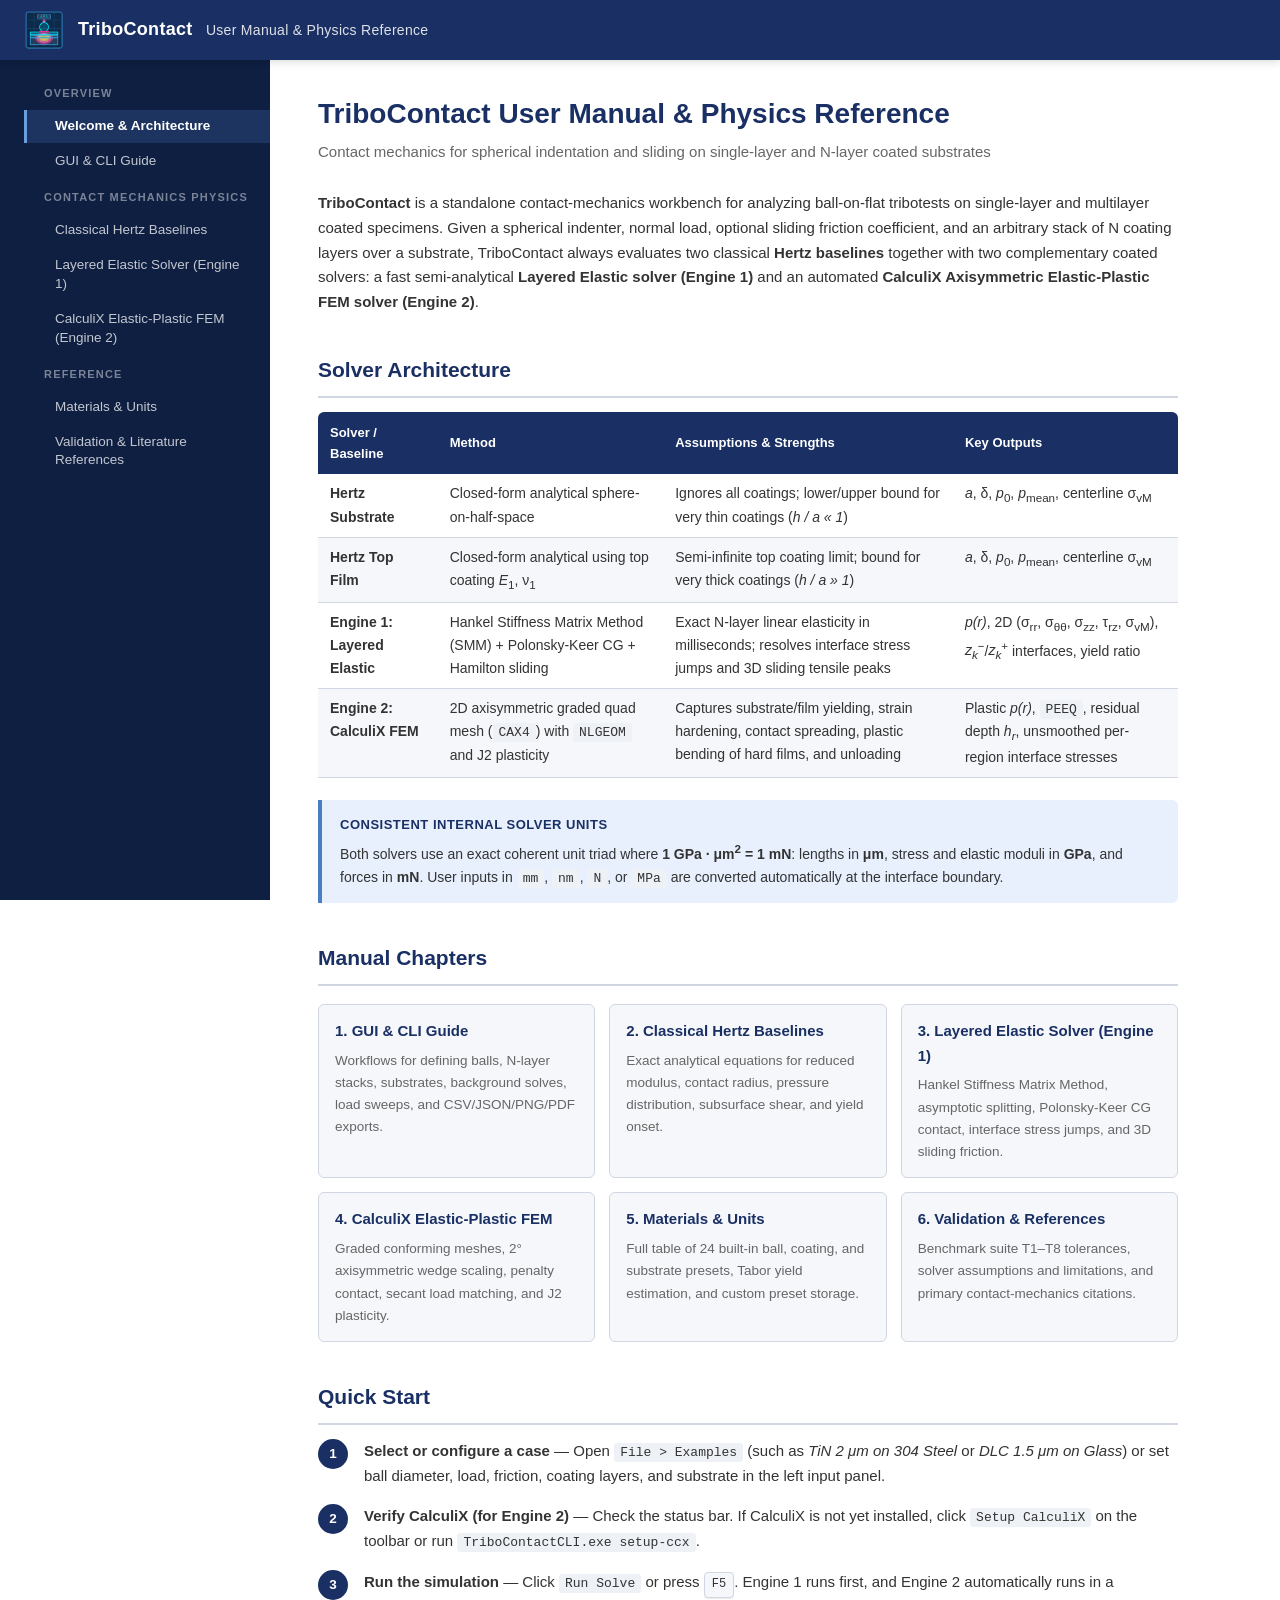
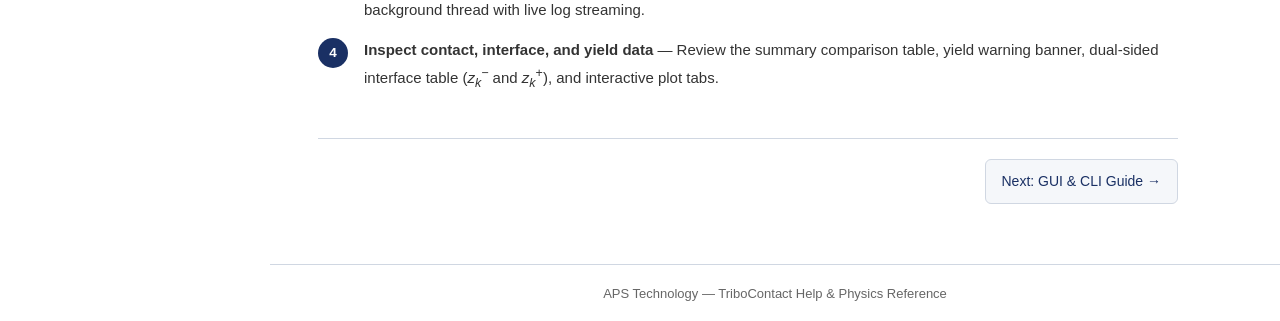
<file: Help/index.html>
<!DOCTYPE html>
<html lang="en">
<head>
  <meta charset="UTF-8">
  <meta name="viewport" content="width=device-width, initial-scale=1.0">
  <title>Welcome &mdash; TriboContact Manual &amp; Physics Reference</title>
  <link rel="stylesheet" href="css/style.css">
  <link rel="icon" href="images/logo.png" type="image/png">
</head>
<body>

<header class="site-header">
  <button class="menu-toggle" onclick="document.querySelector('.sidebar').classList.toggle('open')">&#9776;</button>
  <img src="images/logo.png" alt="APS Technology" class="logo">
  <div class="title">TriboContact <span>User Manual &amp; Physics Reference</span></div>
</header>

<aside class="sidebar">
  <nav>
    <ul>
      <li><span class="nav-section">Overview</span></li>
      <li><a href="index.html" class="active">Welcome &amp; Architecture</a></li>
      <li><a href="getting-started.html">GUI &amp; CLI Guide</a></li>
      <li><span class="nav-section">Contact Mechanics Physics</span></li>
      <li><a href="physics-hertz.html">Classical Hertz Baselines</a></li>
      <li><a href="physics-elastic-layered.html">Layered Elastic Solver (Engine 1)</a></li>
      <li><a href="physics-fem-plasticity.html">CalculiX Elastic-Plastic FEM (Engine 2)</a></li>
      <li><span class="nav-section">Reference</span></li>
      <li><a href="materials-and-units.html">Materials &amp; Units</a></li>
      <li><a href="verification-and-references.html">Validation &amp; Literature References</a></li>
    </ul>
  </nav>
</aside>

<main class="main-content">
  <div class="content-body">

    <h1>TriboContact User Manual &amp; Physics Reference</h1>
    <p class="page-subtitle">Contact mechanics for spherical indentation and sliding on single-layer and N-layer coated substrates</p>

    <p>
      <strong>TriboContact</strong> is a standalone contact-mechanics workbench for analyzing ball-on-flat
      tribotests on single-layer and multilayer coated specimens. Given a spherical indenter, normal load,
      optional sliding friction coefficient, and an arbitrary stack of N coating layers over a substrate,
      TriboContact always evaluates two classical <strong>Hertz baselines</strong> together with two
      complementary coated solvers: a fast semi-analytical <strong>Layered Elastic solver (Engine 1)</strong>
      and an automated <strong>CalculiX Axisymmetric Elastic-Plastic FEM solver (Engine 2)</strong>.
    </p>

    <h2>Solver Architecture</h2>

    <table>
      <thead>
        <tr>
          <th>Solver / Baseline</th>
          <th>Method</th>
          <th>Assumptions &amp; Strengths</th>
          <th>Key Outputs</th>
        </tr>
      </thead>
      <tbody>
        <tr>
          <td><strong>Hertz Substrate</strong></td>
          <td>Closed-form analytical sphere-on-half-space</td>
          <td>Ignores all coatings; lower/upper bound for very thin coatings (<em>h / a &laquo; 1</em>)</td>
          <td><em>a</em>, &delta;, <em>p</em><sub>0</sub>, <em>p</em><sub>mean</sub>, centerline &sigma;<sub>vM</sub></td>
        </tr>
        <tr>
          <td><strong>Hertz Top Film</strong></td>
          <td>Closed-form analytical using top coating <em>E</em><sub>1</sub>, &nu;<sub>1</sub></td>
          <td>Semi-infinite top coating limit; bound for very thick coatings (<em>h / a &raquo; 1</em>)</td>
          <td><em>a</em>, &delta;, <em>p</em><sub>0</sub>, <em>p</em><sub>mean</sub>, centerline &sigma;<sub>vM</sub></td>
        </tr>
        <tr>
          <td><strong>Engine 1: Layered Elastic</strong></td>
          <td>Hankel Stiffness Matrix Method (SMM) + Polonsky-Keer CG + Hamilton sliding</td>
          <td>Exact N-layer linear elasticity in milliseconds; resolves interface stress jumps and 3D sliding tensile peaks</td>
          <td><em>p(r)</em>, 2D (&sigma;<sub>rr</sub>, &sigma;<sub>&theta;&theta;</sub>, &sigma;<sub>zz</sub>, &tau;<sub>rz</sub>, &sigma;<sub>vM</sub>), <em>z<sub>k</sub></em><sup>&minus;</sup>/<em>z<sub>k</sub></em><sup>+</sup> interfaces, yield ratio</td>
        </tr>
        <tr>
          <td><strong>Engine 2: CalculiX FEM</strong></td>
          <td>2D axisymmetric graded quad mesh (<code>CAX4</code>) with <code>NLGEOM</code> and J2 plasticity</td>
          <td>Captures substrate/film yielding, strain hardening, contact spreading, plastic bending of hard films, and unloading</td>
          <td>Plastic <em>p(r)</em>, <code>PEEQ</code>, residual depth <em>h<sub>r</sub></em>, unsmoothed per-region interface stresses</td>
        </tr>
      </tbody>
    </table>

    <div class="callout info">
      <div class="callout-title">Consistent Internal Solver Units</div>
      Both solvers use an exact coherent unit triad where <strong>1 GPa &middot; &mu;m<sup>2</sup> = 1 mN</strong>:
      lengths in <strong>&mu;m</strong>, stress and elastic moduli in <strong>GPa</strong>, and forces in <strong>mN</strong>.
      User inputs in <code>mm</code>, <code>nm</code>, <code>N</code>, or <code>MPa</code> are converted automatically at the interface boundary.
    </div>

    <h2>Manual Chapters</h2>

    <div class="chapter-grid">
      <a href="getting-started.html" class="chapter-card">
        <strong>1. GUI &amp; CLI Guide</strong>
        <p>Workflows for defining balls, N-layer stacks, substrates, background solves, load sweeps, and CSV/JSON/PNG/PDF exports.</p>
      </a>
      <a href="physics-hertz.html" class="chapter-card">
        <strong>2. Classical Hertz Baselines</strong>
        <p>Exact analytical equations for reduced modulus, contact radius, pressure distribution, subsurface shear, and yield onset.</p>
      </a>
      <a href="physics-elastic-layered.html" class="chapter-card">
        <strong>3. Layered Elastic Solver (Engine 1)</strong>
        <p>Hankel Stiffness Matrix Method, asymptotic splitting, Polonsky-Keer CG contact, interface stress jumps, and 3D sliding friction.</p>
      </a>
      <a href="physics-fem-plasticity.html" class="chapter-card">
        <strong>4. CalculiX Elastic-Plastic FEM</strong>
        <p>Graded conforming meshes, 2&deg; axisymmetric wedge scaling, penalty contact, secant load matching, and J2 plasticity.</p>
      </a>
      <a href="materials-and-units.html" class="chapter-card">
        <strong>5. Materials &amp; Units</strong>
        <p>Full table of 24 built-in ball, coating, and substrate presets, Tabor yield estimation, and custom preset storage.</p>
      </a>
      <a href="verification-and-references.html" class="chapter-card">
        <strong>6. Validation &amp; References</strong>
        <p>Benchmark suite T1&ndash;T8 tolerances, solver assumptions and limitations, and primary contact-mechanics citations.</p>
      </a>
    </div>

    <h2>Quick Start</h2>

    <ol class="steps">
      <li><strong>Select or configure a case</strong> &mdash; Open <code>File &gt; Examples</code> (such as <em>TiN 2 &mu;m on 304 Steel</em> or <em>DLC 1.5 &mu;m on Glass</em>) or set ball diameter, load, friction, coating layers, and substrate in the left input panel.</li>
      <li><strong>Verify CalculiX (for Engine 2)</strong> &mdash; Check the status bar. If CalculiX is not yet installed, click <code>Setup CalculiX</code> on the toolbar or run <code>TriboContactCLI.exe setup-ccx</code>.</li>
      <li><strong>Run the simulation</strong> &mdash; Click <code>Run Solve</code> or press <kbd>F5</kbd>. Engine 1 runs first, and Engine 2 automatically runs in a background thread with live log streaming.</li>
      <li><strong>Inspect contact, interface, and yield data</strong> &mdash; Review the summary comparison table, yield warning banner, dual-sided interface table (<em>z<sub>k</sub></em><sup>&minus;</sup> and <em>z<sub>k</sub></em><sup>+</sup>), and interactive plot tabs.</li>
    </ol>

    <div class="page-nav">
      <a href="getting-started.html" class="next">Next: GUI &amp; CLI Guide &rarr;</a>
    </div>

  </div>
</main>

<footer class="site-footer">
  APS Technology &mdash; TriboContact Help &amp; Physics Reference
</footer>

</body>
</html>
</file>
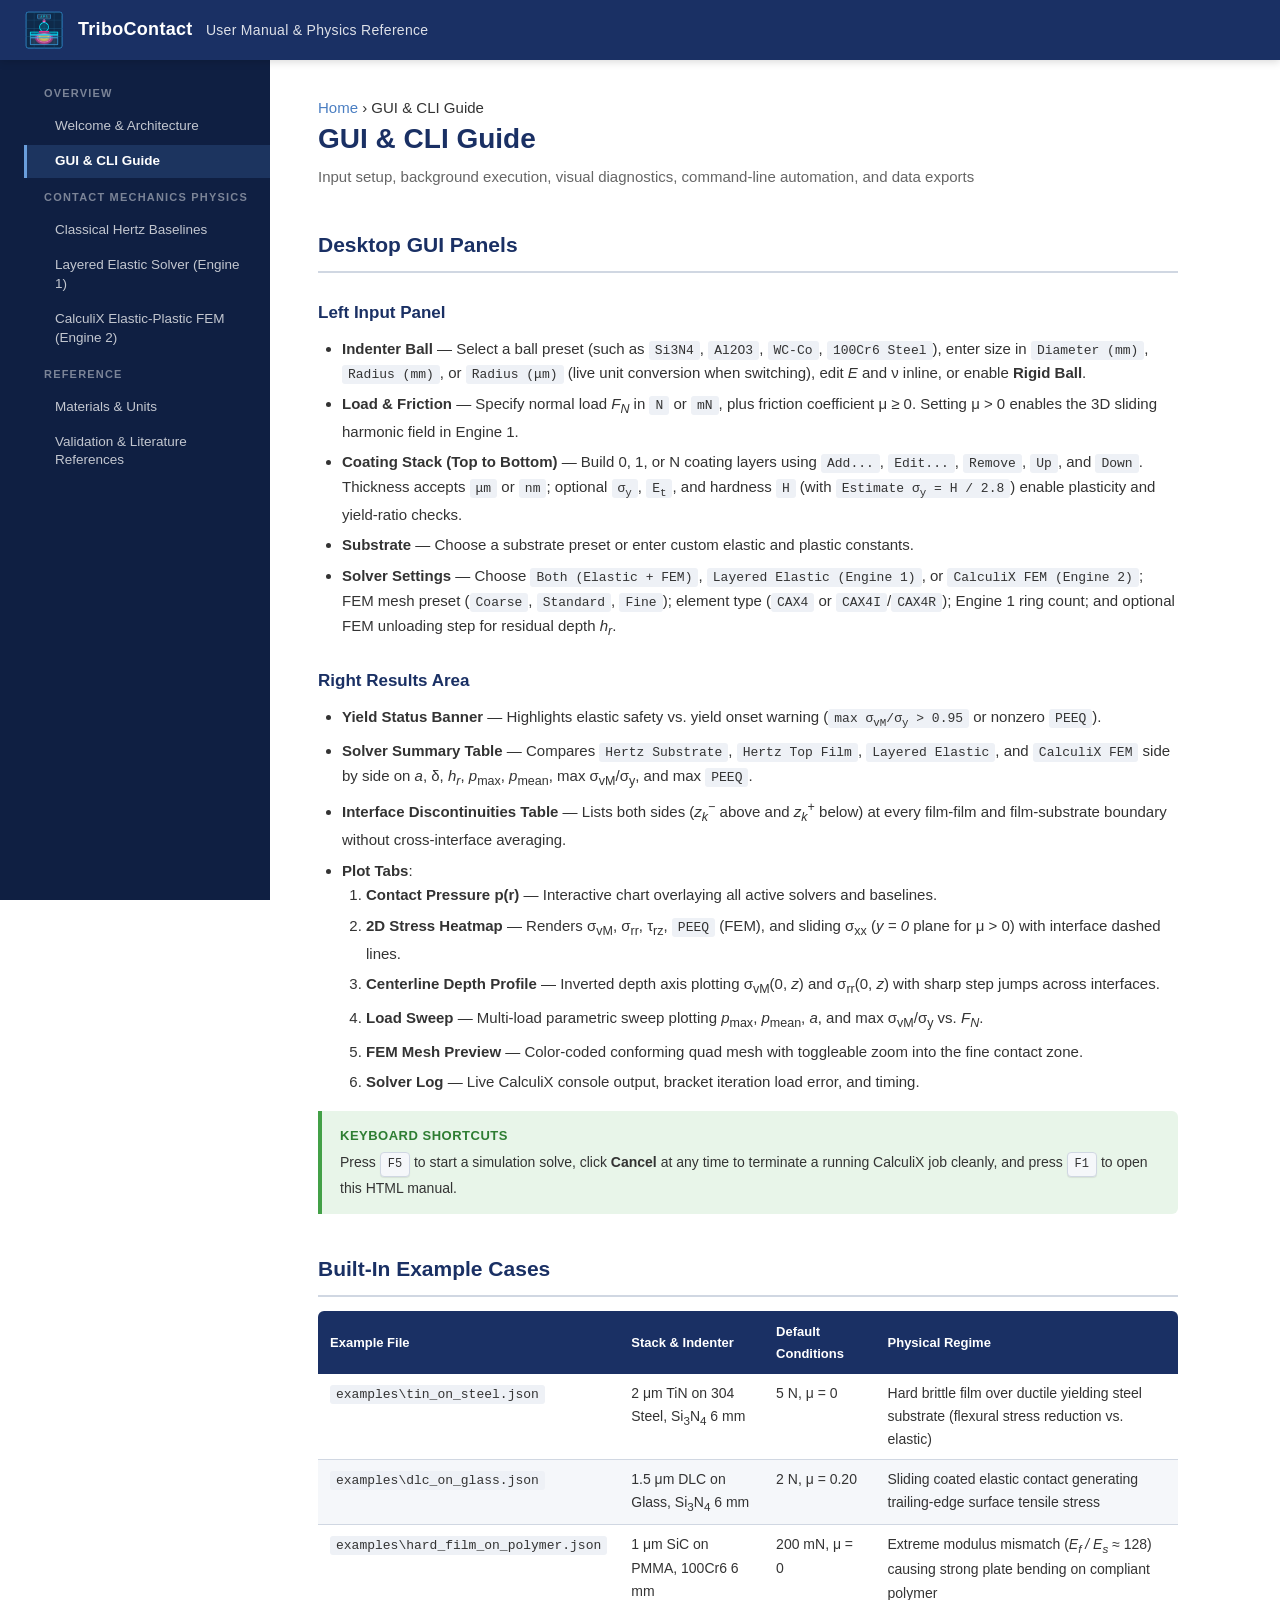
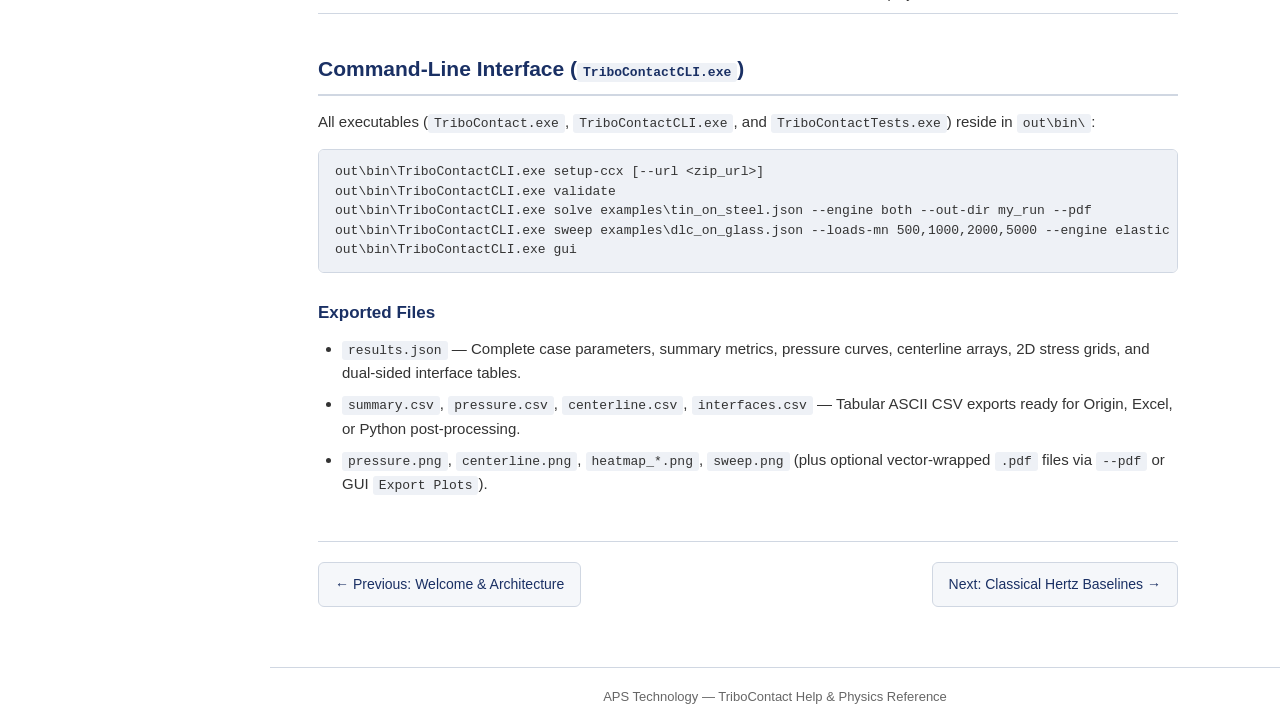
<file: Help/getting-started.html>
<!DOCTYPE html>
<html lang="en">
<head>
  <meta charset="UTF-8">
  <meta name="viewport" content="width=device-width, initial-scale=1.0">
  <title>GUI &amp; CLI Guide &mdash; TriboContact Manual</title>
  <link rel="stylesheet" href="css/style.css">
  <link rel="icon" href="images/logo.png" type="image/png">
</head>
<body>

<header class="site-header">
  <button class="menu-toggle" onclick="document.querySelector('.sidebar').classList.toggle('open')">&#9776;</button>
  <img src="images/logo.png" alt="APS Technology" class="logo">
  <div class="title">TriboContact <span>User Manual &amp; Physics Reference</span></div>
</header>

<aside class="sidebar">
  <nav>
    <ul>
      <li><span class="nav-section">Overview</span></li>
      <li><a href="index.html">Welcome &amp; Architecture</a></li>
      <li><a href="getting-started.html" class="active">GUI &amp; CLI Guide</a></li>
      <li><span class="nav-section">Contact Mechanics Physics</span></li>
      <li><a href="physics-hertz.html">Classical Hertz Baselines</a></li>
      <li><a href="physics-elastic-layered.html">Layered Elastic Solver (Engine 1)</a></li>
      <li><a href="physics-fem-plasticity.html">CalculiX Elastic-Plastic FEM (Engine 2)</a></li>
      <li><span class="nav-section">Reference</span></li>
      <li><a href="materials-and-units.html">Materials &amp; Units</a></li>
      <li><a href="verification-and-references.html">Validation &amp; Literature References</a></li>
    </ul>
  </nav>
</aside>

<main class="main-content">
  <div class="content-body">

    <div class="breadcrumb">
      <a href="index.html">Home</a> <span class="sep">&rsaquo;</span> GUI &amp; CLI Guide
    </div>

    <h1>GUI &amp; CLI Guide</h1>
    <p class="page-subtitle">Input setup, background execution, visual diagnostics, command-line automation, and data exports</p>

    <h2>Desktop GUI Panels</h2>

    <h3>Left Input Panel</h3>
    <ul>
      <li><strong>Indenter Ball</strong> &mdash; Select a ball preset (such as <code>Si3N4</code>, <code>Al2O3</code>, <code>WC-Co</code>, <code>100Cr6 Steel</code>), enter size in <code>Diameter (mm)</code>, <code>Radius (mm)</code>, or <code>Radius (&mu;m)</code> (live unit conversion when switching), edit <em>E</em> and &nu; inline, or enable <strong>Rigid Ball</strong>.</li>
      <li><strong>Load &amp; Friction</strong> &mdash; Specify normal load <em>F<sub>N</sub></em> in <code>N</code> or <code>mN</code>, plus friction coefficient &mu; &ge; 0. Setting &mu; &gt; 0 enables the 3D sliding harmonic field in Engine 1.</li>
      <li><strong>Coating Stack (Top to Bottom)</strong> &mdash; Build 0, 1, or N coating layers using <code>Add...</code>, <code>Edit...</code>, <code>Remove</code>, <code>Up</code>, and <code>Down</code>. Thickness accepts <code>&mu;m</code> or <code>nm</code>; optional <code>&sigma;<sub>y</sub></code>, <code>E<sub>t</sub></code>, and hardness <code>H</code> (with <code>Estimate &sigma;<sub>y</sub> = H / 2.8</code>) enable plasticity and yield-ratio checks.</li>
      <li><strong>Substrate</strong> &mdash; Choose a substrate preset or enter custom elastic and plastic constants.</li>
      <li><strong>Solver Settings</strong> &mdash; Choose <code>Both (Elastic + FEM)</code>, <code>Layered Elastic (Engine 1)</code>, or <code>CalculiX FEM (Engine 2)</code>; FEM mesh preset (<code>Coarse</code>, <code>Standard</code>, <code>Fine</code>); element type (<code>CAX4</code> or <code>CAX4I</code>/<code>CAX4R</code>); Engine 1 ring count; and optional FEM unloading step for residual depth <em>h<sub>r</sub></em>.</li>
    </ul>

    <h3>Right Results Area</h3>
    <ul>
      <li><strong>Yield Status Banner</strong> &mdash; Highlights elastic safety vs. yield onset warning (<code>max &sigma;<sub>vM</sub>/&sigma;<sub>y</sub> &gt; 0.95</code> or nonzero <code>PEEQ</code>).</li>
      <li><strong>Solver Summary Table</strong> &mdash; Compares <code>Hertz Substrate</code>, <code>Hertz Top Film</code>, <code>Layered Elastic</code>, and <code>CalculiX FEM</code> side by side on <em>a</em>, &delta;, <em>h<sub>r</sub></em>, <em>p</em><sub>max</sub>, <em>p</em><sub>mean</sub>, max &sigma;<sub>vM</sub>/&sigma;<sub>y</sub>, and max <code>PEEQ</code>.</li>
      <li><strong>Interface Discontinuities Table</strong> &mdash; Lists both sides (<em>z<sub>k</sub></em><sup>&minus;</sup> above and <em>z<sub>k</sub></em><sup>+</sup> below) at every film-film and film-substrate boundary without cross-interface averaging.</li>
      <li><strong>Plot Tabs</strong>:
        <ol>
          <li><strong>Contact Pressure p(r)</strong> &mdash; Interactive chart overlaying all active solvers and baselines.</li>
          <li><strong>2D Stress Heatmap</strong> &mdash; Renders &sigma;<sub>vM</sub>, &sigma;<sub>rr</sub>, &tau;<sub>rz</sub>, <code>PEEQ</code> (FEM), and sliding &sigma;<sub>xx</sub> (<em>y = 0</em> plane for &mu; &gt; 0) with interface dashed lines.</li>
          <li><strong>Centerline Depth Profile</strong> &mdash; Inverted depth axis plotting &sigma;<sub>vM</sub>(0, <em>z</em>) and &sigma;<sub>rr</sub>(0, <em>z</em>) with sharp step jumps across interfaces.</li>
          <li><strong>Load Sweep</strong> &mdash; Multi-load parametric sweep plotting <em>p</em><sub>max</sub>, <em>p</em><sub>mean</sub>, <em>a</em>, and max &sigma;<sub>vM</sub>/&sigma;<sub>y</sub> vs. <em>F<sub>N</sub></em>.</li>
          <li><strong>FEM Mesh Preview</strong> &mdash; Color-coded conforming quad mesh with toggleable zoom into the fine contact zone.</li>
          <li><strong>Solver Log</strong> &mdash; Live CalculiX console output, bracket iteration load error, and timing.</li>
        </ol>
      </li>
    </ul>

    <div class="callout tip">
      <div class="callout-title">Keyboard Shortcuts</div>
      Press <kbd>F5</kbd> to start a simulation solve, click <strong>Cancel</strong> at any time to terminate a running CalculiX job cleanly, and press <kbd>F1</kbd> to open this HTML manual.
    </div>

    <h2>Built-In Example Cases</h2>

    <table>
      <thead>
        <tr>
          <th>Example File</th>
          <th>Stack &amp; Indenter</th>
          <th>Default Conditions</th>
          <th>Physical Regime</th>
        </tr>
      </thead>
      <tbody>
        <tr>
          <td><code>examples\tin_on_steel.json</code></td>
          <td>2 &mu;m TiN on 304 Steel, Si<sub>3</sub>N<sub>4</sub> 6 mm</td>
          <td>5 N, &mu; = 0</td>
          <td>Hard brittle film over ductile yielding steel substrate (flexural stress reduction vs. elastic)</td>
        </tr>
        <tr>
          <td><code>examples\dlc_on_glass.json</code></td>
          <td>1.5 &mu;m DLC on Glass, Si<sub>3</sub>N<sub>4</sub> 6 mm</td>
          <td>2 N, &mu; = 0.20</td>
          <td>Sliding coated elastic contact generating trailing-edge surface tensile stress</td>
        </tr>
        <tr>
          <td><code>examples\hard_film_on_polymer.json</code></td>
          <td>1 &mu;m SiC on PMMA, 100Cr6 6 mm</td>
          <td>200 mN, &mu; = 0</td>
          <td>Extreme modulus mismatch (<em>E<sub>f</sub> / E<sub>s</sub></em> &approx; 128) causing strong plate bending on compliant polymer</td>
        </tr>
      </tbody>
    </table>

    <h2>Command-Line Interface (<code>TriboContactCLI.exe</code>)</h2>

    <p>All executables (<code>TriboContact.exe</code>, <code>TriboContactCLI.exe</code>, and <code>TriboContactTests.exe</code>) reside in <code>out\bin\</code>:</p>

<pre>out\bin\TriboContactCLI.exe setup-ccx [--url &lt;zip_url&gt;]
out\bin\TriboContactCLI.exe validate
out\bin\TriboContactCLI.exe solve examples\tin_on_steel.json --engine both --out-dir my_run --pdf
out\bin\TriboContactCLI.exe sweep examples\dlc_on_glass.json --loads-mn 500,1000,2000,5000 --engine elastic
out\bin\TriboContactCLI.exe gui</pre>

    <h3>Exported Files</h3>
    <ul>
      <li><code>results.json</code> &mdash; Complete case parameters, summary metrics, pressure curves, centerline arrays, 2D stress grids, and dual-sided interface tables.</li>
      <li><code>summary.csv</code>, <code>pressure.csv</code>, <code>centerline.csv</code>, <code>interfaces.csv</code> &mdash; Tabular ASCII CSV exports ready for Origin, Excel, or Python post-processing.</li>
      <li><code>pressure.png</code>, <code>centerline.png</code>, <code>heatmap_*.png</code>, <code>sweep.png</code> (plus optional vector-wrapped <code>.pdf</code> files via <code>--pdf</code> or GUI <code>Export Plots</code>).</li>
    </ul>

    <div class="page-nav">
      <a href="index.html">&larr; Previous: Welcome &amp; Architecture</a>
      <a href="physics-hertz.html" class="next">Next: Classical Hertz Baselines &rarr;</a>
    </div>

  </div>
</main>

<footer class="site-footer">
  APS Technology &mdash; TriboContact Help &amp; Physics Reference
</footer>

</body>
</html>
</file>
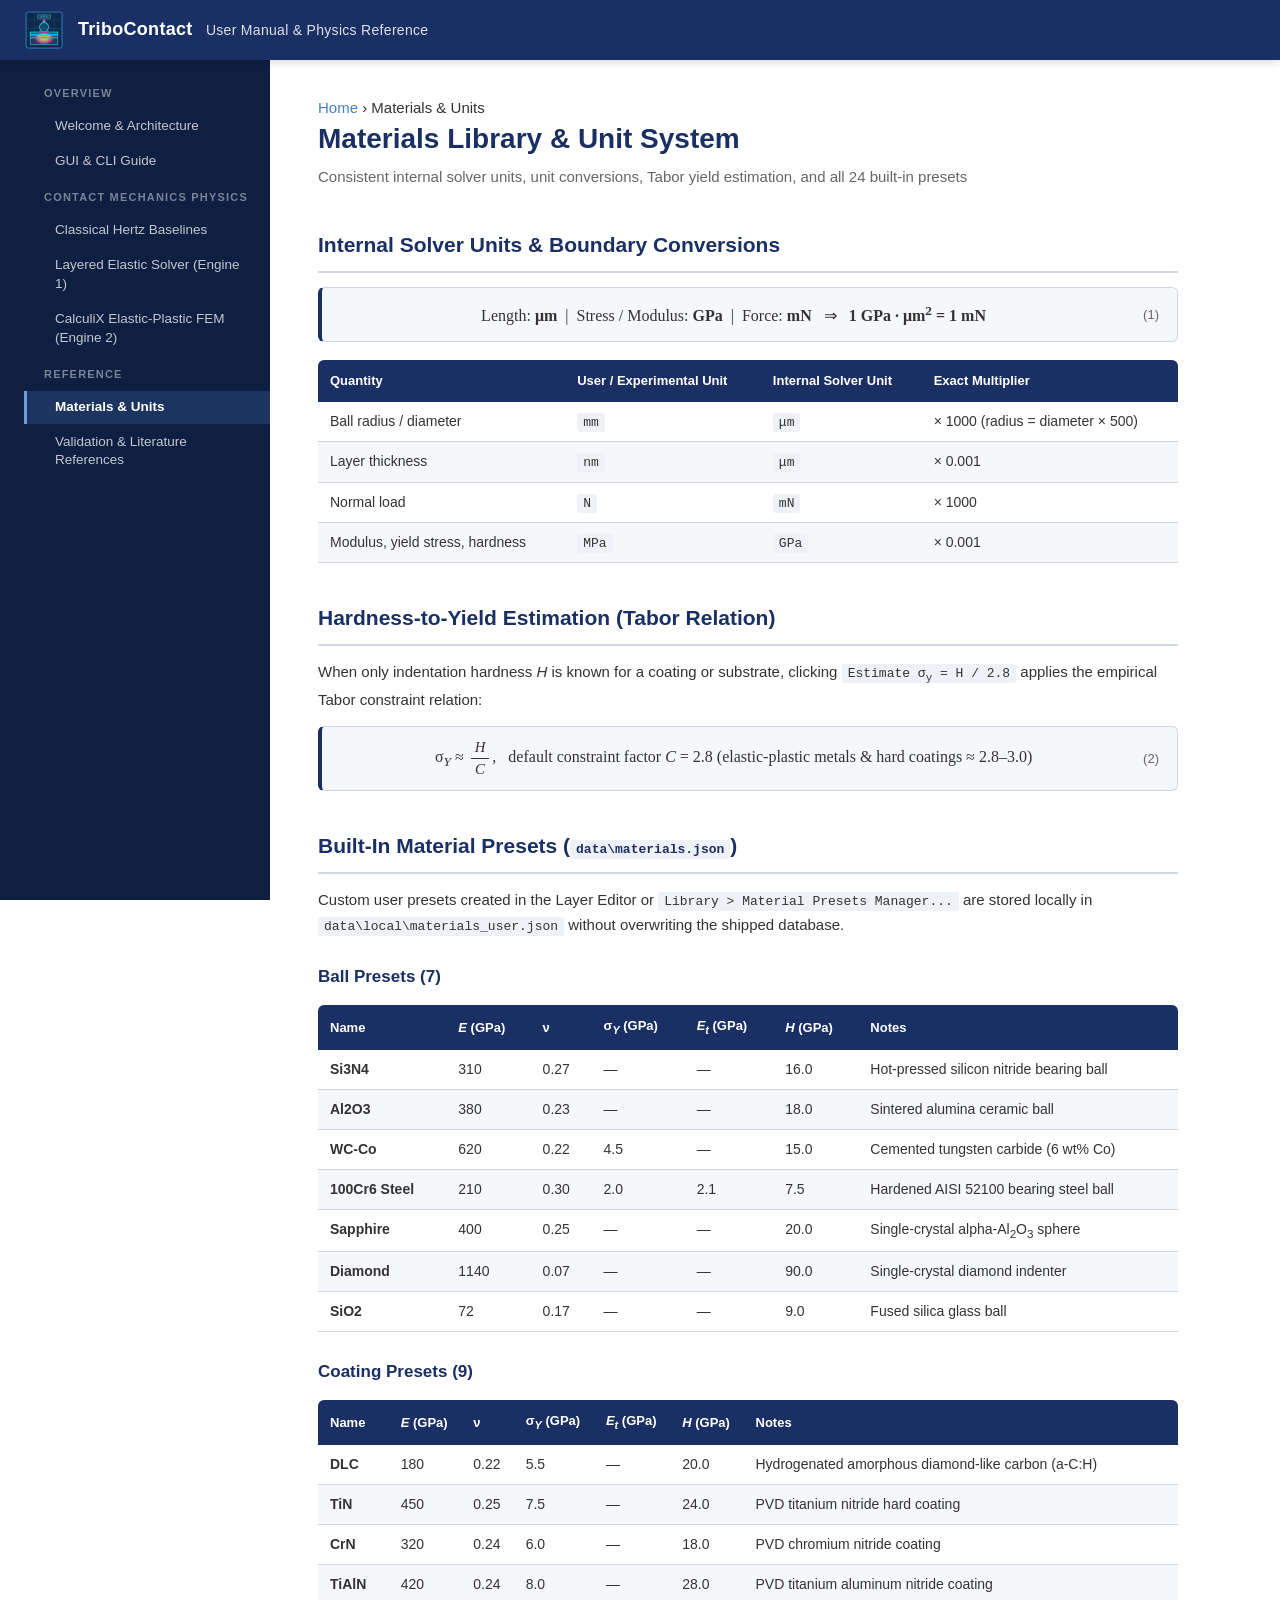
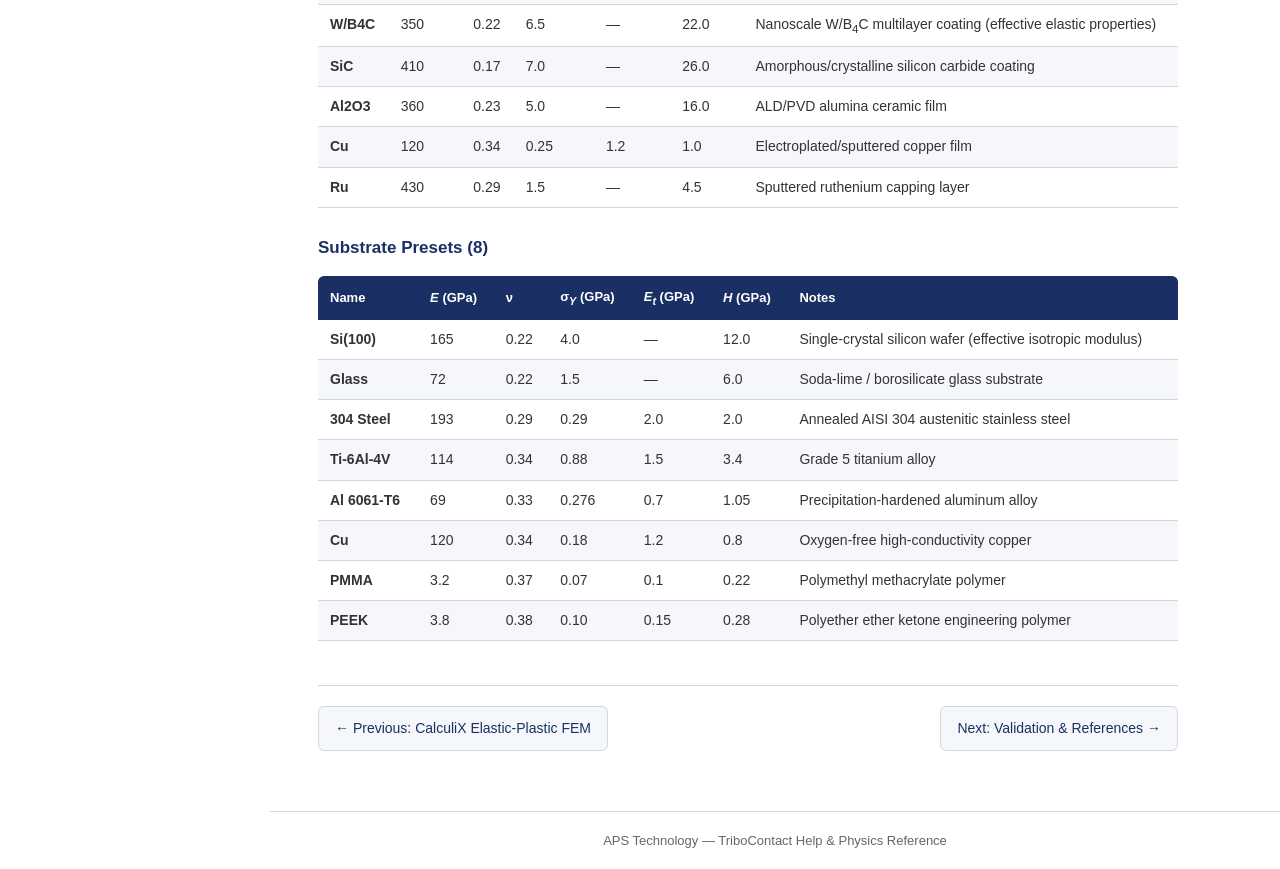
<file: Help/materials-and-units.html>
<!DOCTYPE html>
<html lang="en">
<head>
  <meta charset="UTF-8">
  <meta name="viewport" content="width=device-width, initial-scale=1.0">
  <title>Materials &amp; Units &mdash; TriboContact Reference</title>
  <link rel="stylesheet" href="css/style.css">
  <link rel="icon" href="images/logo.png" type="image/png">
</head>
<body>

<header class="site-header">
  <button class="menu-toggle" onclick="document.querySelector('.sidebar').classList.toggle('open')">&#9776;</button>
  <img src="images/logo.png" alt="APS Technology" class="logo">
  <div class="title">TriboContact <span>User Manual &amp; Physics Reference</span></div>
</header>

<aside class="sidebar">
  <nav>
    <ul>
      <li><span class="nav-section">Overview</span></li>
      <li><a href="index.html">Welcome &amp; Architecture</a></li>
      <li><a href="getting-started.html">GUI &amp; CLI Guide</a></li>
      <li><span class="nav-section">Contact Mechanics Physics</span></li>
      <li><a href="physics-hertz.html">Classical Hertz Baselines</a></li>
      <li><a href="physics-elastic-layered.html">Layered Elastic Solver (Engine 1)</a></li>
      <li><a href="physics-fem-plasticity.html">CalculiX Elastic-Plastic FEM (Engine 2)</a></li>
      <li><span class="nav-section">Reference</span></li>
      <li><a href="materials-and-units.html" class="active">Materials &amp; Units</a></li>
      <li><a href="verification-and-references.html">Validation &amp; Literature References</a></li>
    </ul>
  </nav>
</aside>

<main class="main-content">
  <div class="content-body">

    <div class="breadcrumb">
      <a href="index.html">Home</a> <span class="sep">&rsaquo;</span> Materials &amp; Units
    </div>

    <h1>Materials Library &amp; Unit System</h1>
    <p class="page-subtitle">Consistent internal solver units, unit conversions, Tabor yield estimation, and all 24 built-in presets</p>

    <h2>Internal Solver Units &amp; Boundary Conversions</h2>

    <div class="equation">
      <div class="eq-body">
        Length: <strong>&mu;m</strong> &nbsp;|&nbsp; Stress / Modulus: <strong>GPa</strong> &nbsp;|&nbsp; Force: <strong>mN</strong>
        &nbsp;&nbsp;&rArr;&nbsp;&nbsp; <strong>1 GPa &middot; &mu;m<sup>2</sup> = 1 mN</strong>
      </div>
      <div class="eq-num">(1)</div>
    </div>

    <table>
      <thead>
        <tr>
          <th>Quantity</th>
          <th>User / Experimental Unit</th>
          <th>Internal Solver Unit</th>
          <th>Exact Multiplier</th>
        </tr>
      </thead>
      <tbody>
        <tr>
          <td>Ball radius / diameter</td>
          <td><code>mm</code></td>
          <td><code>&mu;m</code></td>
          <td>&times; 1000 (radius = diameter &times; 500)</td>
        </tr>
        <tr>
          <td>Layer thickness</td>
          <td><code>nm</code></td>
          <td><code>&mu;m</code></td>
          <td>&times; 0.001</td>
        </tr>
        <tr>
          <td>Normal load</td>
          <td><code>N</code></td>
          <td><code>mN</code></td>
          <td>&times; 1000</td>
        </tr>
        <tr>
          <td>Modulus, yield stress, hardness</td>
          <td><code>MPa</code></td>
          <td><code>GPa</code></td>
          <td>&times; 0.001</td>
        </tr>
      </tbody>
    </table>

    <h2>Hardness-to-Yield Estimation (Tabor Relation)</h2>

    <p>
      When only indentation hardness <em>H</em> is known for a coating or substrate, clicking
      <code>Estimate &sigma;<sub>y</sub> = H / 2.8</code> applies the empirical Tabor constraint relation:
    </p>

    <div class="equation">
      <div class="eq-body">
        &sigma;<sub><em>Y</em></sub> &approx; <span class="frac"><span class="num"><em>H</em></span><span class="den"><em>C</em></span></span>,
        &nbsp;&nbsp;default constraint factor <em>C</em> = 2.8 (elastic-plastic metals &amp; hard coatings &asymp; 2.8&ndash;3.0)
      </div>
      <div class="eq-num">(2)</div>
    </div>

    <h2>Built-In Material Presets (<code>data\materials.json</code>)</h2>

    <p>
      Custom user presets created in the Layer Editor or <code>Library &gt; Material Presets Manager...</code> are
      stored locally in <code>data\local\materials_user.json</code> without overwriting the shipped database.
    </p>

    <h3>Ball Presets (7)</h3>
    <table>
      <thead>
        <tr><th>Name</th><th><em>E</em> (GPa)</th><th>&nu;</th><th>&sigma;<sub><em>Y</em></sub> (GPa)</th><th><em>E<sub>t</sub></em> (GPa)</th><th><em>H</em> (GPa)</th><th>Notes</th></tr>
      </thead>
      <tbody>
        <tr><td><strong>Si3N4</strong></td><td>310</td><td>0.27</td><td>&mdash;</td><td>&mdash;</td><td>16.0</td><td>Hot-pressed silicon nitride bearing ball</td></tr>
        <tr><td><strong>Al2O3</strong></td><td>380</td><td>0.23</td><td>&mdash;</td><td>&mdash;</td><td>18.0</td><td>Sintered alumina ceramic ball</td></tr>
        <tr><td><strong>WC-Co</strong></td><td>620</td><td>0.22</td><td>4.5</td><td>&mdash;</td><td>15.0</td><td>Cemented tungsten carbide (6 wt% Co)</td></tr>
        <tr><td><strong>100Cr6 Steel</strong></td><td>210</td><td>0.30</td><td>2.0</td><td>2.1</td><td>7.5</td><td>Hardened AISI 52100 bearing steel ball</td></tr>
        <tr><td><strong>Sapphire</strong></td><td>400</td><td>0.25</td><td>&mdash;</td><td>&mdash;</td><td>20.0</td><td>Single-crystal alpha-Al<sub>2</sub>O<sub>3</sub> sphere</td></tr>
        <tr><td><strong>Diamond</strong></td><td>1140</td><td>0.07</td><td>&mdash;</td><td>&mdash;</td><td>90.0</td><td>Single-crystal diamond indenter</td></tr>
        <tr><td><strong>SiO2</strong></td><td>72</td><td>0.17</td><td>&mdash;</td><td>&mdash;</td><td>9.0</td><td>Fused silica glass ball</td></tr>
      </tbody>
    </table>

    <h3>Coating Presets (9)</h3>
    <table>
      <thead>
        <tr><th>Name</th><th><em>E</em> (GPa)</th><th>&nu;</th><th>&sigma;<sub><em>Y</em></sub> (GPa)</th><th><em>E<sub>t</sub></em> (GPa)</th><th><em>H</em> (GPa)</th><th>Notes</th></tr>
      </thead>
      <tbody>
        <tr><td><strong>DLC</strong></td><td>180</td><td>0.22</td><td>5.5</td><td>&mdash;</td><td>20.0</td><td>Hydrogenated amorphous diamond-like carbon (a-C:H)</td></tr>
        <tr><td><strong>TiN</strong></td><td>450</td><td>0.25</td><td>7.5</td><td>&mdash;</td><td>24.0</td><td>PVD titanium nitride hard coating</td></tr>
        <tr><td><strong>CrN</strong></td><td>320</td><td>0.24</td><td>6.0</td><td>&mdash;</td><td>18.0</td><td>PVD chromium nitride coating</td></tr>
        <tr><td><strong>TiAlN</strong></td><td>420</td><td>0.24</td><td>8.0</td><td>&mdash;</td><td>28.0</td><td>PVD titanium aluminum nitride coating</td></tr>
        <tr><td><strong>W/B4C</strong></td><td>350</td><td>0.22</td><td>6.5</td><td>&mdash;</td><td>22.0</td><td>Nanoscale W/B<sub>4</sub>C multilayer coating (effective elastic properties)</td></tr>
        <tr><td><strong>SiC</strong></td><td>410</td><td>0.17</td><td>7.0</td><td>&mdash;</td><td>26.0</td><td>Amorphous/crystalline silicon carbide coating</td></tr>
        <tr><td><strong>Al2O3</strong></td><td>360</td><td>0.23</td><td>5.0</td><td>&mdash;</td><td>16.0</td><td>ALD/PVD alumina ceramic film</td></tr>
        <tr><td><strong>Cu</strong></td><td>120</td><td>0.34</td><td>0.25</td><td>1.2</td><td>1.0</td><td>Electroplated/sputtered copper film</td></tr>
        <tr><td><strong>Ru</strong></td><td>430</td><td>0.29</td><td>1.5</td><td>&mdash;</td><td>4.5</td><td>Sputtered ruthenium capping layer</td></tr>
      </tbody>
    </table>

    <h3>Substrate Presets (8)</h3>
    <table>
      <thead>
        <tr><th>Name</th><th><em>E</em> (GPa)</th><th>&nu;</th><th>&sigma;<sub><em>Y</em></sub> (GPa)</th><th><em>E<sub>t</sub></em> (GPa)</th><th><em>H</em> (GPa)</th><th>Notes</th></tr>
      </thead>
      <tbody>
        <tr><td><strong>Si(100)</strong></td><td>165</td><td>0.22</td><td>4.0</td><td>&mdash;</td><td>12.0</td><td>Single-crystal silicon wafer (effective isotropic modulus)</td></tr>
        <tr><td><strong>Glass</strong></td><td>72</td><td>0.22</td><td>1.5</td><td>&mdash;</td><td>6.0</td><td>Soda-lime / borosilicate glass substrate</td></tr>
        <tr><td><strong>304 Steel</strong></td><td>193</td><td>0.29</td><td>0.29</td><td>2.0</td><td>2.0</td><td>Annealed AISI 304 austenitic stainless steel</td></tr>
        <tr><td><strong>Ti-6Al-4V</strong></td><td>114</td><td>0.34</td><td>0.88</td><td>1.5</td><td>3.4</td><td>Grade 5 titanium alloy</td></tr>
        <tr><td><strong>Al 6061-T6</strong></td><td>69</td><td>0.33</td><td>0.276</td><td>0.7</td><td>1.05</td><td>Precipitation-hardened aluminum alloy</td></tr>
        <tr><td><strong>Cu</strong></td><td>120</td><td>0.34</td><td>0.18</td><td>1.2</td><td>0.8</td><td>Oxygen-free high-conductivity copper</td></tr>
        <tr><td><strong>PMMA</strong></td><td>3.2</td><td>0.37</td><td>0.07</td><td>0.1</td><td>0.22</td><td>Polymethyl methacrylate polymer</td></tr>
        <tr><td><strong>PEEK</strong></td><td>3.8</td><td>0.38</td><td>0.10</td><td>0.15</td><td>0.28</td><td>Polyether ether ketone engineering polymer</td></tr>
      </tbody>
    </table>

    <div class="page-nav">
      <a href="physics-fem-plasticity.html">&larr; Previous: CalculiX Elastic-Plastic FEM</a>
      <a href="verification-and-references.html" class="next">Next: Validation &amp; References &rarr;</a>
    </div>

  </div>
</main>

<footer class="site-footer">
  APS Technology &mdash; TriboContact Help &amp; Physics Reference
</footer>

</body>
</html>
</file>
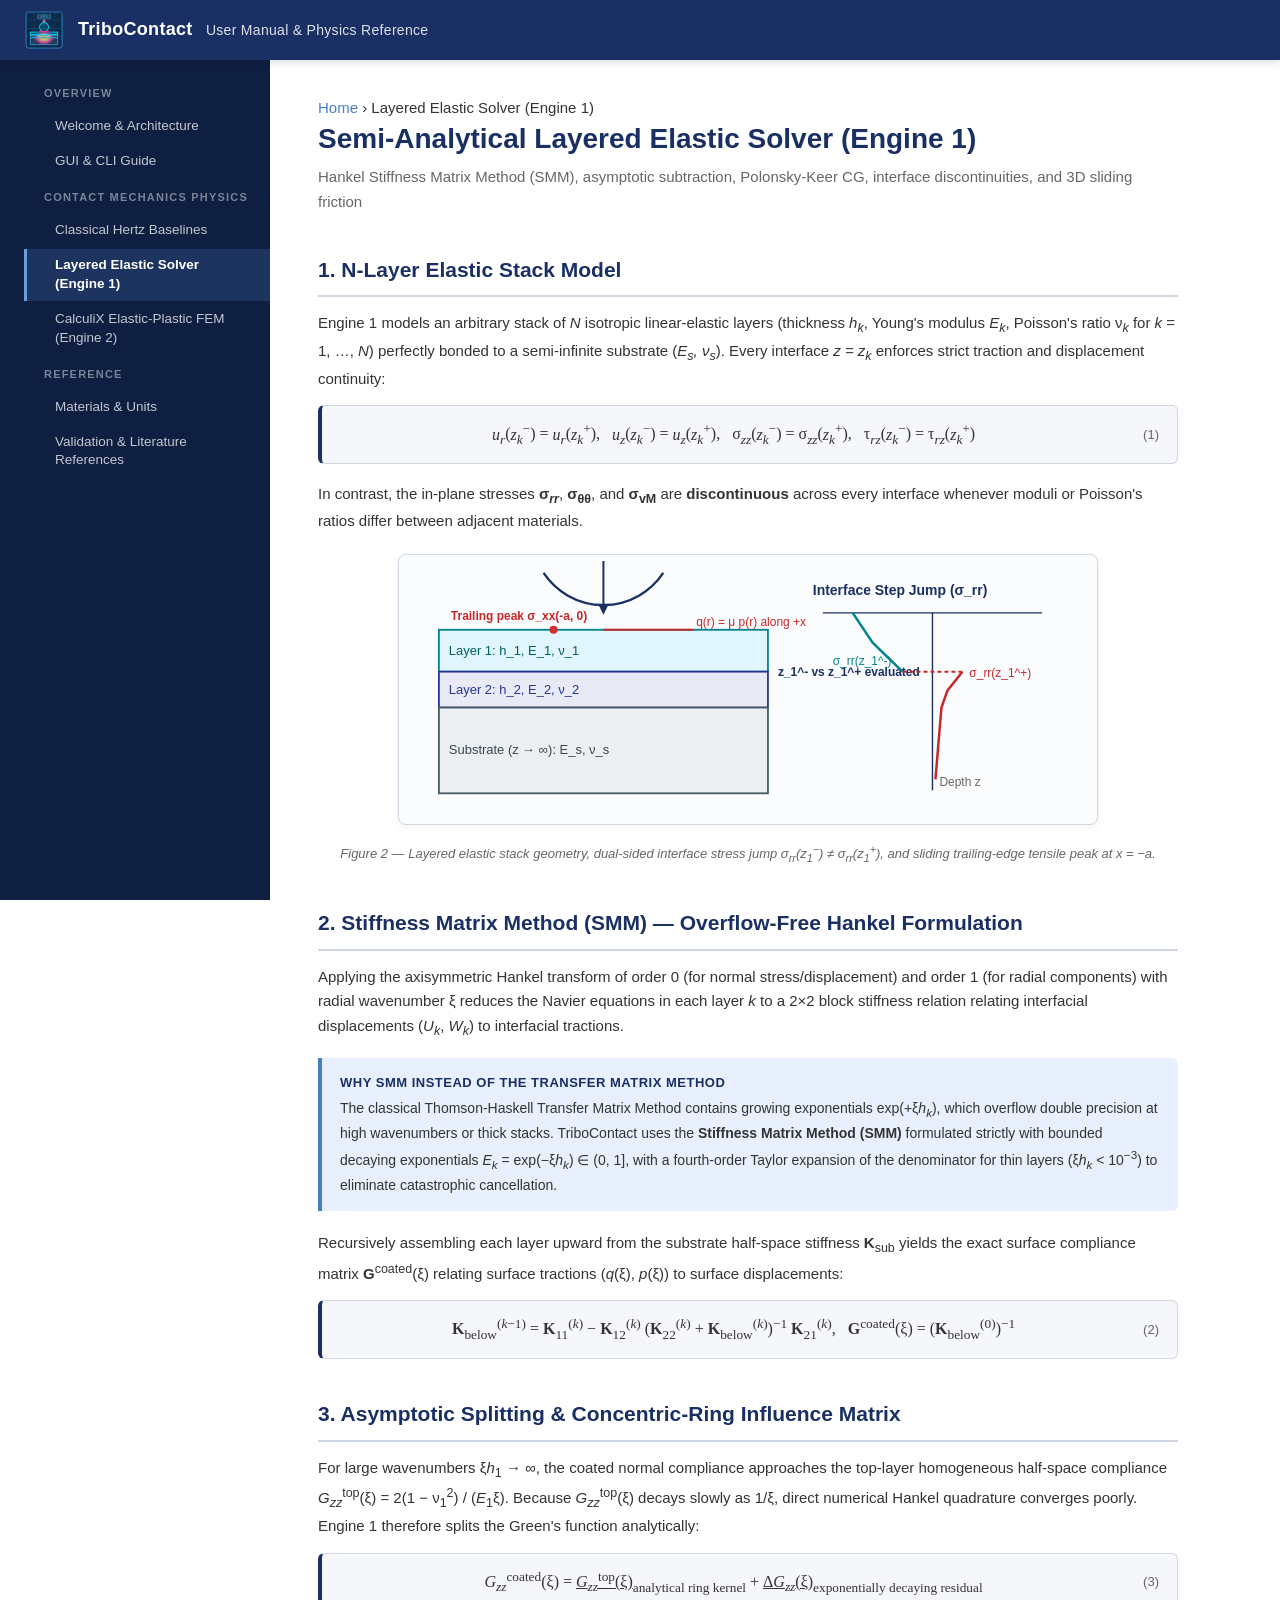
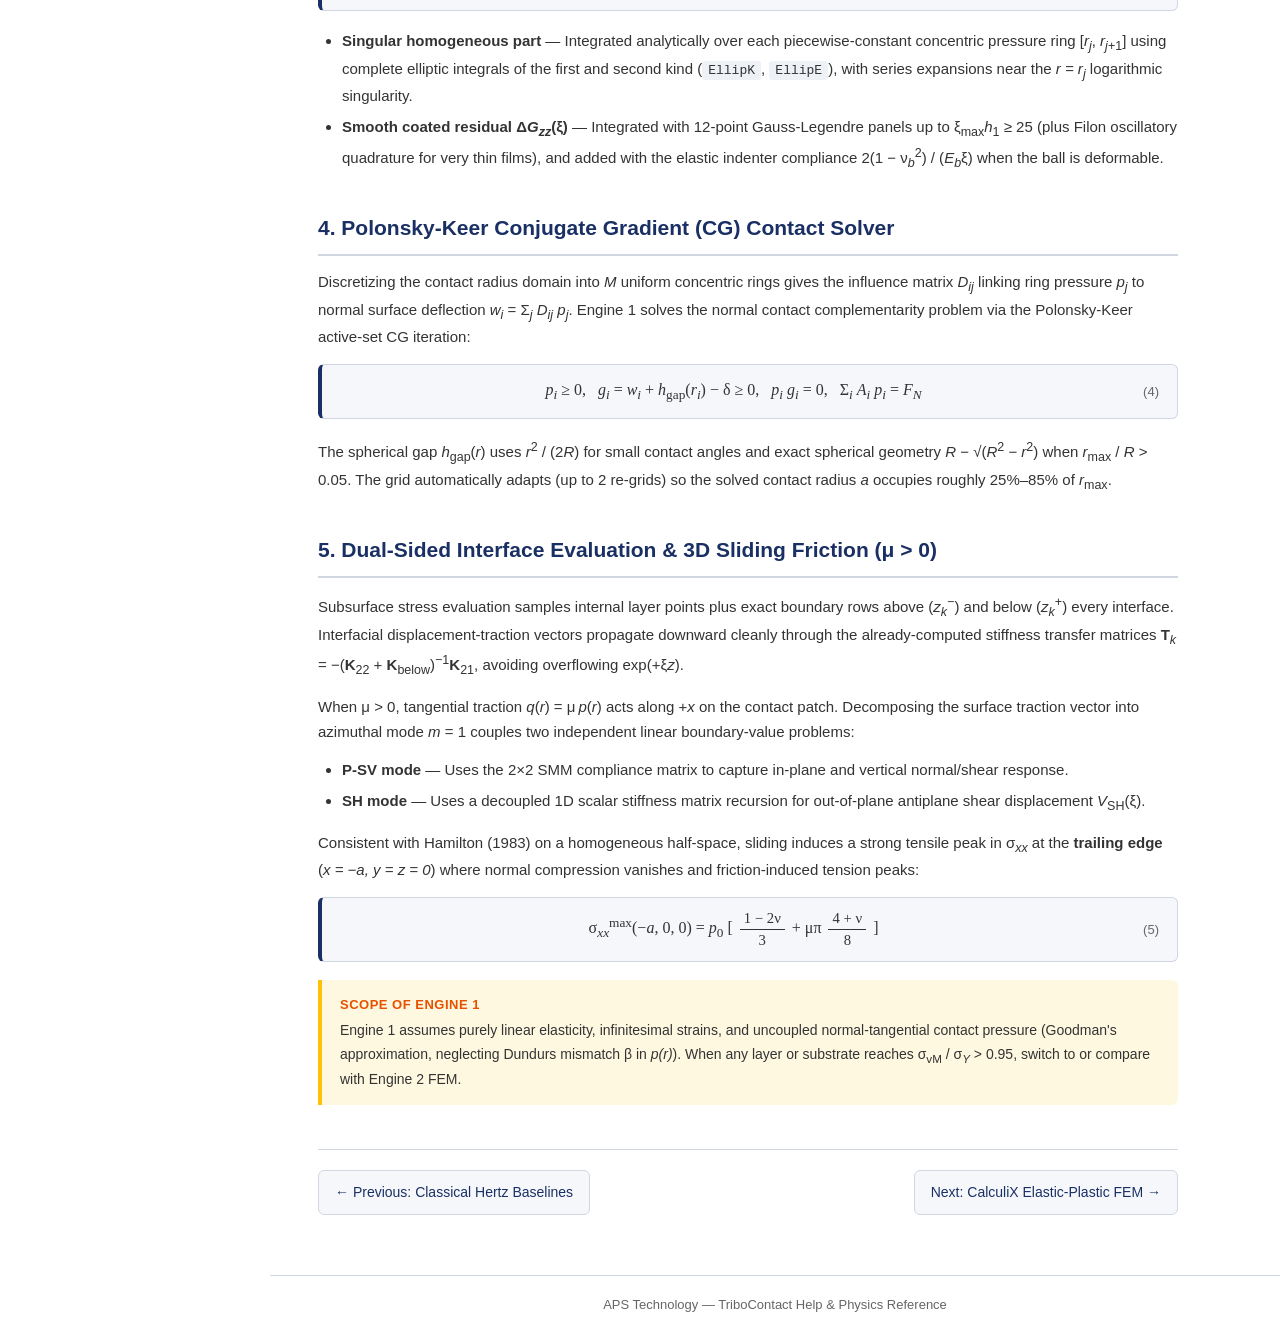
<file: Help/physics-elastic-layered.html>
<!DOCTYPE html>
<html lang="en">
<head>
  <meta charset="UTF-8">
  <meta name="viewport" content="width=device-width, initial-scale=1.0">
  <title>Layered Elastic Solver (Engine 1) &mdash; TriboContact Physics</title>
  <link rel="stylesheet" href="css/style.css">
  <link rel="icon" href="images/logo.png" type="image/png">
</head>
<body>

<header class="site-header">
  <button class="menu-toggle" onclick="document.querySelector('.sidebar').classList.toggle('open')">&#9776;</button>
  <img src="images/logo.png" alt="APS Technology" class="logo">
  <div class="title">TriboContact <span>User Manual &amp; Physics Reference</span></div>
</header>

<aside class="sidebar">
  <nav>
    <ul>
      <li><span class="nav-section">Overview</span></li>
      <li><a href="index.html">Welcome &amp; Architecture</a></li>
      <li><a href="getting-started.html">GUI &amp; CLI Guide</a></li>
      <li><span class="nav-section">Contact Mechanics Physics</span></li>
      <li><a href="physics-hertz.html">Classical Hertz Baselines</a></li>
      <li><a href="physics-elastic-layered.html" class="active">Layered Elastic Solver (Engine 1)</a></li>
      <li><a href="physics-fem-plasticity.html">CalculiX Elastic-Plastic FEM (Engine 2)</a></li>
      <li><span class="nav-section">Reference</span></li>
      <li><a href="materials-and-units.html">Materials &amp; Units</a></li>
      <li><a href="verification-and-references.html">Validation &amp; Literature References</a></li>
    </ul>
  </nav>
</aside>

<main class="main-content">
  <div class="content-body">

    <div class="breadcrumb">
      <a href="index.html">Home</a> <span class="sep">&rsaquo;</span> Layered Elastic Solver (Engine 1)
    </div>

    <h1>Semi-Analytical Layered Elastic Solver (Engine 1)</h1>
    <p class="page-subtitle">Hankel Stiffness Matrix Method (SMM), asymptotic subtraction, Polonsky-Keer CG, interface discontinuities, and 3D sliding friction</p>

    <h2>1. N-Layer Elastic Stack Model</h2>

    <p>
      Engine 1 models an arbitrary stack of <em>N</em> isotropic linear-elastic layers (thickness <em>h<sub>k</sub></em>,
      Young's modulus <em>E<sub>k</sub></em>, Poisson's ratio &nu;<sub><em>k</em></sub> for <em>k</em> = 1, &hellip;, <em>N</em>)
      perfectly bonded to a semi-infinite substrate (<em>E<sub>s</sub>, &nu;<sub>s</sub></em>). Every interface
      <em>z = z<sub>k</sub></em> enforces strict traction and displacement continuity:
    </p>

    <div class="equation">
      <div class="eq-body">
        <em>u<sub>r</sub></em>(<em>z<sub>k</sub></em><sup>&minus;</sup>) = <em>u<sub>r</sub></em>(<em>z<sub>k</sub></em><sup>+</sup>),
        &nbsp;&nbsp;<em>u<sub>z</sub></em>(<em>z<sub>k</sub></em><sup>&minus;</sup>) = <em>u<sub>z</sub></em>(<em>z<sub>k</sub></em><sup>+</sup>),
        &nbsp;&nbsp;&sigma;<sub><em>zz</em></sub>(<em>z<sub>k</sub></em><sup>&minus;</sup>) = &sigma;<sub><em>zz</em></sub>(<em>z<sub>k</sub></em><sup>+</sup>),
        &nbsp;&nbsp;&tau;<sub><em>rz</em></sub>(<em>z<sub>k</sub></em><sup>&minus;</sup>) = &tau;<sub><em>rz</em></sub>(<em>z<sub>k</sub></em><sup>+</sup>)
      </div>
      <div class="eq-num">(1)</div>
    </div>

    <p>
      In contrast, the in-plane stresses <strong>&sigma;<sub><em>rr</em></sub></strong>,
      <strong>&sigma;<sub>&theta;&theta;</sub></strong>, and <strong>&sigma;<sub>vM</sub></strong>
      are <strong>discontinuous</strong> across every interface whenever moduli or Poisson's ratios differ
      between adjacent materials.
    </p>

    <figure class="diagram">
      <svg width="700" height="270" viewBox="0 0 700 270" xmlns="http://www.w3.org/2000/svg">
        <rect x="40" y="75" width="330" height="42" fill="#e1f5fe" stroke="#00838f" stroke-width="1.8"/>
        <rect x="40" y="117" width="330" height="36" fill="#e8eaf6" stroke="#283593" stroke-width="1.8"/>
        <rect x="40" y="153" width="330" height="86" fill="#eceff1" stroke="#455a64" stroke-width="1.8"/>
        <path d="M 145 18 A 72 72 0 0 0 265 18" fill="none" stroke="#1a3064" stroke-width="2.4"/>
        <line x1="205" y1="6" x2="205" y2="54" stroke="#1a3064" stroke-width="2"/>
        <polygon points="200,50 205,60 210,50" fill="#1a3064"/>
        <line x1="205" y1="75" x2="295" y2="75" stroke="#c62828" stroke-width="2"/>
        <text x="298" y="71" font-family="Segoe UI, sans-serif" font-size="12" fill="#c62828">q(r) = &mu; p(r) along +x</text>
        <circle cx="155" cy="75" r="4" fill="#d32f2f"/>
        <text x="52" y="65" font-family="Segoe UI, sans-serif" font-size="12" font-weight="600" fill="#c62828">Trailing peak &sigma;_xx(-a, 0)</text>
        <text x="50" y="100" font-family="Segoe UI, sans-serif" font-size="13" fill="#006064">Layer 1: h_1, E_1, &nu;_1</text>
        <text x="50" y="139" font-family="Segoe UI, sans-serif" font-size="13" fill="#283593">Layer 2: h_2, E_2, &nu;_2</text>
        <text x="50" y="200" font-family="Segoe UI, sans-serif" font-size="13" fill="#37474f">Substrate (z &rarr; &infin;): E_s, &nu;_s</text>
        <text x="380" y="121" font-family="Segoe UI, sans-serif" font-size="12" font-weight="600" fill="#1a3064">z_1^- vs z_1^+ evaluated</text>
        <text x="415" y="40" font-family="Segoe UI, sans-serif" font-size="14" font-weight="600" fill="#1a3064">Interface Step Jump (&sigma;_rr)</text>
        <line x1="425" y1="58" x2="645" y2="58" stroke="#1a3064" stroke-width="1.4"/>
        <line x1="535" y1="58" x2="535" y2="236" stroke="#1a3064" stroke-width="1.4"/>
        <polyline points="455,58 475,88 505,117" fill="none" stroke="#00838f" stroke-width="2.5"/>
        <line x1="505" y1="117" x2="565" y2="117" stroke="#c62828" stroke-width="2" stroke-dasharray="4 3"/>
        <polyline points="565,117 550,136 544,153 538,225" fill="none" stroke="#c62828" stroke-width="2.5"/>
        <text x="435" y="110" font-family="Segoe UI, sans-serif" font-size="12" fill="#00838f">&sigma;_rr(z_1^-)</text>
        <text x="572" y="122" font-family="Segoe UI, sans-serif" font-size="12" fill="#c62828">&sigma;_rr(z_1^+)</text>
        <text x="542" y="232" font-family="Segoe UI, sans-serif" font-size="12" fill="#666">Depth z</text>
      </svg>
      <figcaption>Figure 2 &mdash; Layered elastic stack geometry, dual-sided interface stress jump &sigma;<sub>rr</sub>(z<sub>1</sub><sup>&minus;</sup>) &ne; &sigma;<sub>rr</sub>(z<sub>1</sub><sup>+</sup>), and sliding trailing-edge tensile peak at x = &minus;a.</figcaption>
    </figure>

    <h2>2. Stiffness Matrix Method (SMM) &mdash; Overflow-Free Hankel Formulation</h2>

    <p>
      Applying the axisymmetric Hankel transform of order 0 (for normal stress/displacement) and order 1
      (for radial components) with radial wavenumber &xi; reduces the Navier equations in each layer <em>k</em>
      to a 2&times;2 block stiffness relation relating interfacial displacements (<em>U<sub>k</sub></em>, <em>W<sub>k</sub></em>)
      to interfacial tractions.
    </p>

    <div class="callout info">
      <div class="callout-title">Why SMM Instead of the Transfer Matrix Method</div>
      The classical Thomson-Haskell Transfer Matrix Method contains growing exponentials
      exp(+&xi;<em>h<sub>k</sub></em>), which overflow double precision at high wavenumbers or thick stacks.
      TriboContact uses the <strong>Stiffness Matrix Method (SMM)</strong> formulated strictly with bounded
      decaying exponentials <em>E<sub>k</sub></em> = exp(&minus;&xi;<em>h<sub>k</sub></em>) &isin; (0, 1], with a
      fourth-order Taylor expansion of the denominator for thin layers (&xi;<em>h<sub>k</sub></em> &lt; 10<sup>&minus;3</sup>)
      to eliminate catastrophic cancellation.
    </div>

    <p>Recursively assembling each layer upward from the substrate half-space stiffness <strong>K</strong><sub>sub</sub> yields the exact surface compliance matrix <strong>G</strong><sup>coated</sup>(&xi;) relating surface tractions (<em>q</em>(&xi;), <em>p</em>(&xi;)) to surface displacements:</p>

    <div class="equation">
      <div class="eq-body">
        <strong>K</strong><sub>below</sub><sup>(<em>k</em>&minus;1)</sup> = <strong>K</strong><sub>11</sub><sup>(<em>k</em>)</sup>
        &minus; <strong>K</strong><sub>12</sub><sup>(<em>k</em>)</sup>
        (<strong>K</strong><sub>22</sub><sup>(<em>k</em>)</sup> + <strong>K</strong><sub>below</sub><sup>(<em>k</em>)</sup>)<sup>&minus;1</sup>
        <strong>K</strong><sub>21</sub><sup>(<em>k</em>)</sup>,
        &nbsp;&nbsp;<strong>G</strong><sup>coated</sup>(&xi;) = (<strong>K</strong><sub>below</sub><sup>(0)</sup>)<sup>&minus;1</sup>
      </div>
      <div class="eq-num">(2)</div>
    </div>

    <h2>3. Asymptotic Splitting &amp; Concentric-Ring Influence Matrix</h2>

    <p>
      For large wavenumbers &xi;<em>h</em><sub>1</sub> &rarr; &infin;, the coated normal compliance approaches the
      top-layer homogeneous half-space compliance <em>G<sub>zz</sub></em><sup>top</sup>(&xi;) =
      2(1 &minus; &nu;<sub>1</sub><sup>2</sup>) / (<em>E</em><sub>1</sub>&xi;). Because <em>G<sub>zz</sub></em><sup>top</sup>(&xi;)
      decays slowly as 1/&xi;, direct numerical Hankel quadrature converges poorly. Engine 1 therefore splits
      the Green's function analytically:
    </p>

    <div class="equation">
      <div class="eq-body">
        <em>G<sub>zz</sub></em><sup>coated</sup>(&xi;) =
        <u><em>G<sub>zz</sub></em><sup>top</sup>(&xi;)</u><sub>analytical ring kernel</sub>
        + <u>&Delta;<em>G<sub>zz</sub></em>(&xi;)</u><sub>exponentially decaying residual</sub>
      </div>
      <div class="eq-num">(3)</div>
    </div>

    <ul>
      <li><strong>Singular homogeneous part</strong> &mdash; Integrated analytically over each piecewise-constant concentric pressure ring [<em>r<sub>j</sub></em>, <em>r</em><sub><em>j</em>+1</sub>] using complete elliptic integrals of the first and second kind (<code>EllipK</code>, <code>EllipE</code>), with series expansions near the <em>r = r<sub>j</sub></em> logarithmic singularity.</li>
      <li><strong>Smooth coated residual &Delta;<em>G<sub>zz</sub></em>(&xi;)</strong> &mdash; Integrated with 12-point Gauss-Legendre panels up to &xi;<sub>max</sub><em>h</em><sub>1</sub> &ge; 25 (plus Filon oscillatory quadrature for very thin films), and added with the elastic indenter compliance 2(1 &minus; &nu;<sub><em>b</em></sub><sup>2</sup>) / (<em>E<sub>b</sub></em>&xi;) when the ball is deformable.</li>
    </ul>

    <h2>4. Polonsky-Keer Conjugate Gradient (CG) Contact Solver</h2>

    <p>
      Discretizing the contact radius domain into <em>M</em> uniform concentric rings gives the influence matrix
      <em>D<sub>ij</sub></em> linking ring pressure <em>p<sub>j</sub></em> to normal surface deflection
      <em>w<sub>i</sub></em> = &Sigma;<sub><em>j</em></sub> <em>D<sub>ij</sub> p<sub>j</sub></em>.
      Engine 1 solves the normal contact complementarity problem via the Polonsky-Keer active-set CG iteration:
    </p>

    <div class="equation">
      <div class="eq-body">
        <em>p<sub>i</sub></em> &ge; 0, &nbsp;&nbsp;<em>g<sub>i</sub></em> = <em>w<sub>i</sub></em> + <em>h</em><sub>gap</sub>(<em>r<sub>i</sub></em>) &minus; &delta; &ge; 0,
        &nbsp;&nbsp;<em>p<sub>i</sub> g<sub>i</sub></em> = 0, &nbsp;&nbsp;&Sigma;<sub><em>i</em></sub> <em>A<sub>i</sub> p<sub>i</sub></em> = <em>F<sub>N</sub></em>
      </div>
      <div class="eq-num">(4)</div>
    </div>

    <p>
      The spherical gap <em>h</em><sub>gap</sub>(<em>r</em>) uses <em>r</em><sup>2</sup> / (2<em>R</em>) for small contact
      angles and exact spherical geometry <em>R</em> &minus; &radic;(<em>R</em><sup>2</sup> &minus; <em>r</em><sup>2</sup>)
      when <em>r</em><sub>max</sub> / <em>R</em> &gt; 0.05. The grid automatically adapts (up to 2 re-grids) so the
      solved contact radius <em>a</em> occupies roughly 25%&ndash;85% of <em>r</em><sub>max</sub>.
    </p>

    <h2>5. Dual-Sided Interface Evaluation &amp; 3D Sliding Friction (&mu; &gt; 0)</h2>

    <p>
      Subsurface stress evaluation samples internal layer points plus exact boundary rows above
      (<em>z<sub>k</sub></em><sup>&minus;</sup>) and below (<em>z<sub>k</sub></em><sup>+</sup>) every interface.
      Interfacial displacement-traction vectors propagate downward cleanly through the already-computed stiffness
      transfer matrices <strong>T</strong><sub><em>k</em></sub> = &minus;(<strong>K</strong><sub>22</sub> + <strong>K</strong><sub>below</sub>)<sup>&minus;1</sup><strong>K</strong><sub>21</sub>,
      avoiding overflowing exp(+&xi;<em>z</em>).
    </p>

    <p>
      When &mu; &gt; 0, tangential traction <em>q</em>(<em>r</em>) = &mu;&thinsp;<em>p</em>(<em>r</em>) acts along +<em>x</em>
      on the contact patch. Decomposing the surface traction vector into azimuthal mode <em>m</em> = 1 couples two
      independent linear boundary-value problems:
    </p>
    <ul>
      <li><strong>P-SV mode</strong> &mdash; Uses the 2&times;2 SMM compliance matrix to capture in-plane and vertical normal/shear response.</li>
      <li><strong>SH mode</strong> &mdash; Uses a decoupled 1D scalar stiffness matrix recursion for out-of-plane antiplane shear displacement <em>V</em><sub>SH</sub>(&xi;).</li>
    </ul>

    <p>
      Consistent with Hamilton (1983) on a homogeneous half-space, sliding induces a strong tensile peak in
      &sigma;<sub><em>xx</em></sub> at the <strong>trailing edge</strong> (<em>x = &minus;a, y = z = 0</em>) where
      normal compression vanishes and friction-induced tension peaks:
    </p>

    <div class="equation">
      <div class="eq-body">
        &sigma;<sub><em>xx</em></sub><sup>max</sup>(&minus;<em>a</em>, 0, 0) =
        <em>p</em><sub>0</sub>
        [ <span class="frac"><span class="num">1 &minus; 2&nu;</span><span class="den">3</span></span>
        + &mu;&pi; <span class="frac"><span class="num">4 + &nu;</span><span class="den">8</span></span> ]
      </div>
      <div class="eq-num">(5)</div>
    </div>

    <div class="callout warning">
      <div class="callout-title">Scope of Engine 1</div>
      Engine 1 assumes purely linear elasticity, infinitesimal strains, and uncoupled normal-tangential contact
      pressure (Goodman's approximation, neglecting Dundurs mismatch &beta; in <em>p(r)</em>). When any layer or
      substrate reaches &sigma;<sub>vM</sub> / &sigma;<sub><em>Y</em></sub> &gt; 0.95, switch to or compare with Engine 2 FEM.
    </div>

    <div class="page-nav">
      <a href="physics-hertz.html">&larr; Previous: Classical Hertz Baselines</a>
      <a href="physics-fem-plasticity.html" class="next">Next: CalculiX Elastic-Plastic FEM &rarr;</a>
    </div>

  </div>
</main>

<footer class="site-footer">
  APS Technology &mdash; TriboContact Help &amp; Physics Reference
</footer>

</body>
</html>
</file>
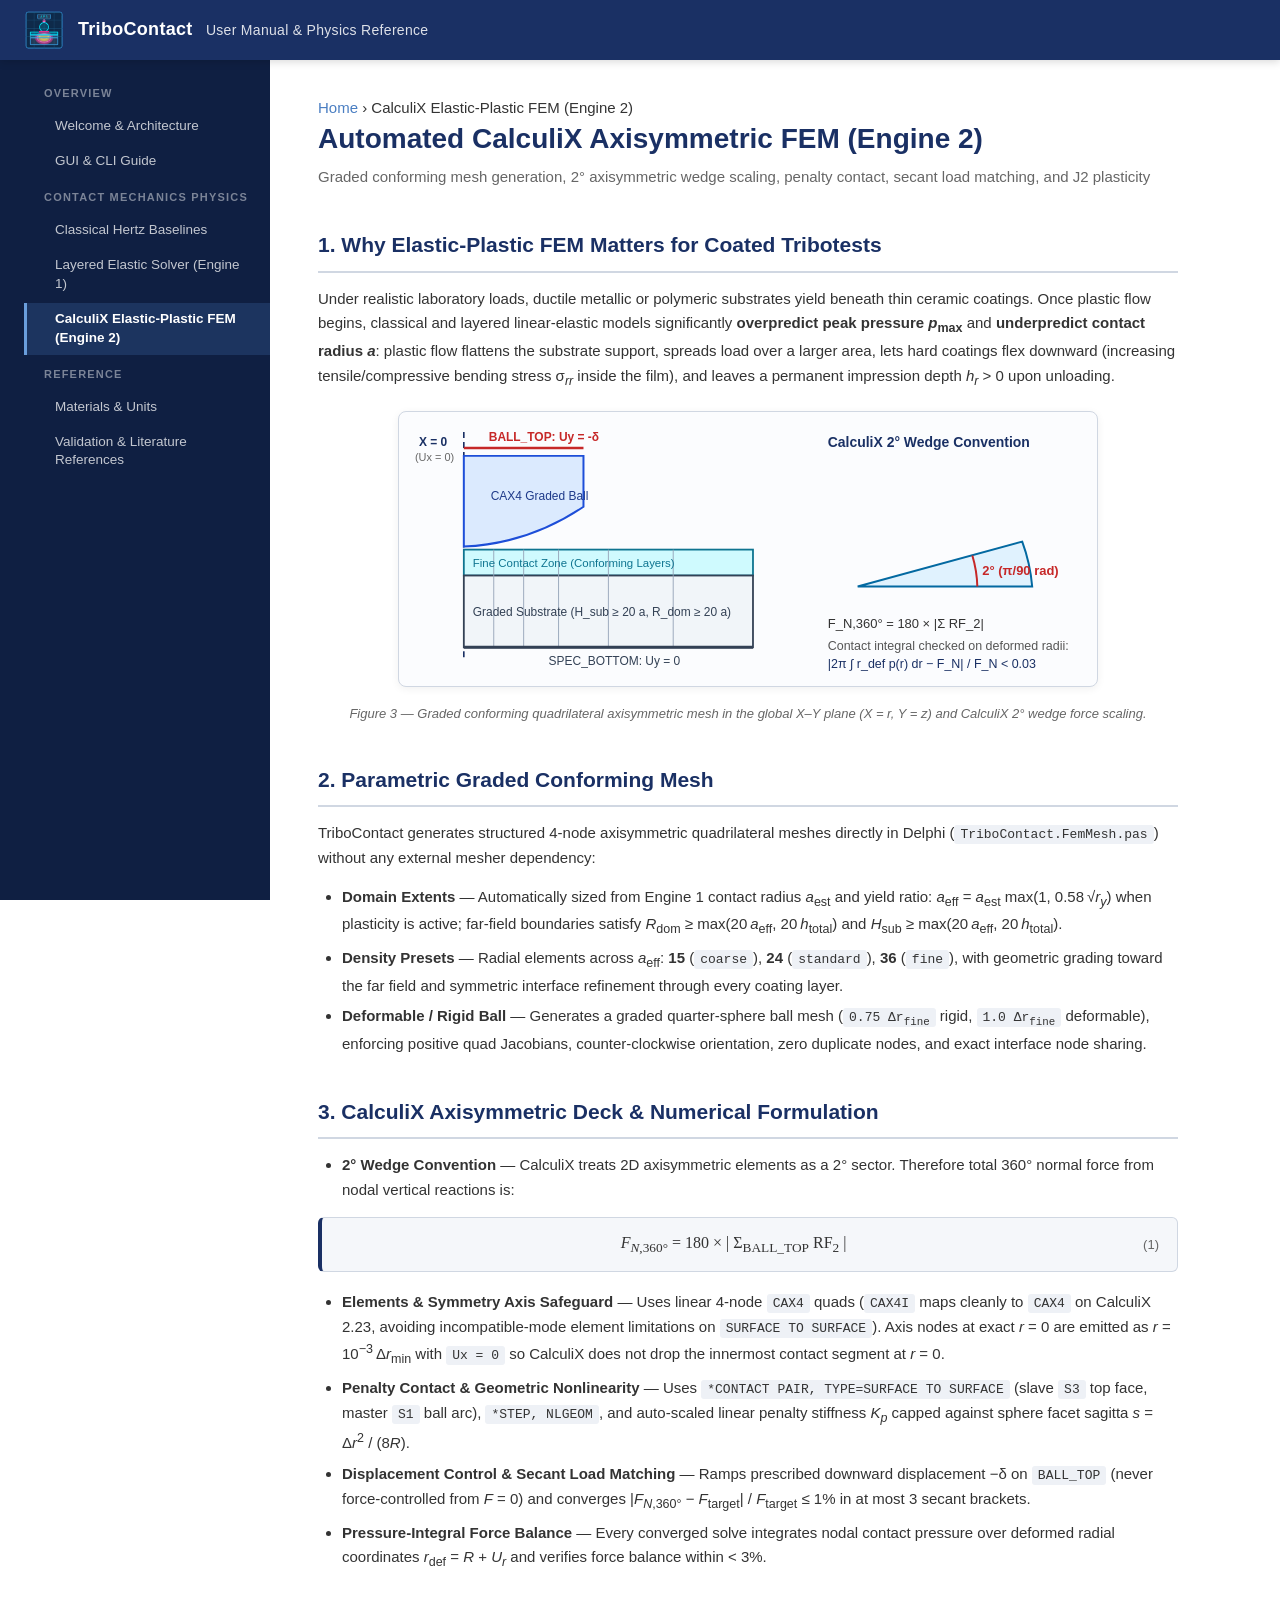
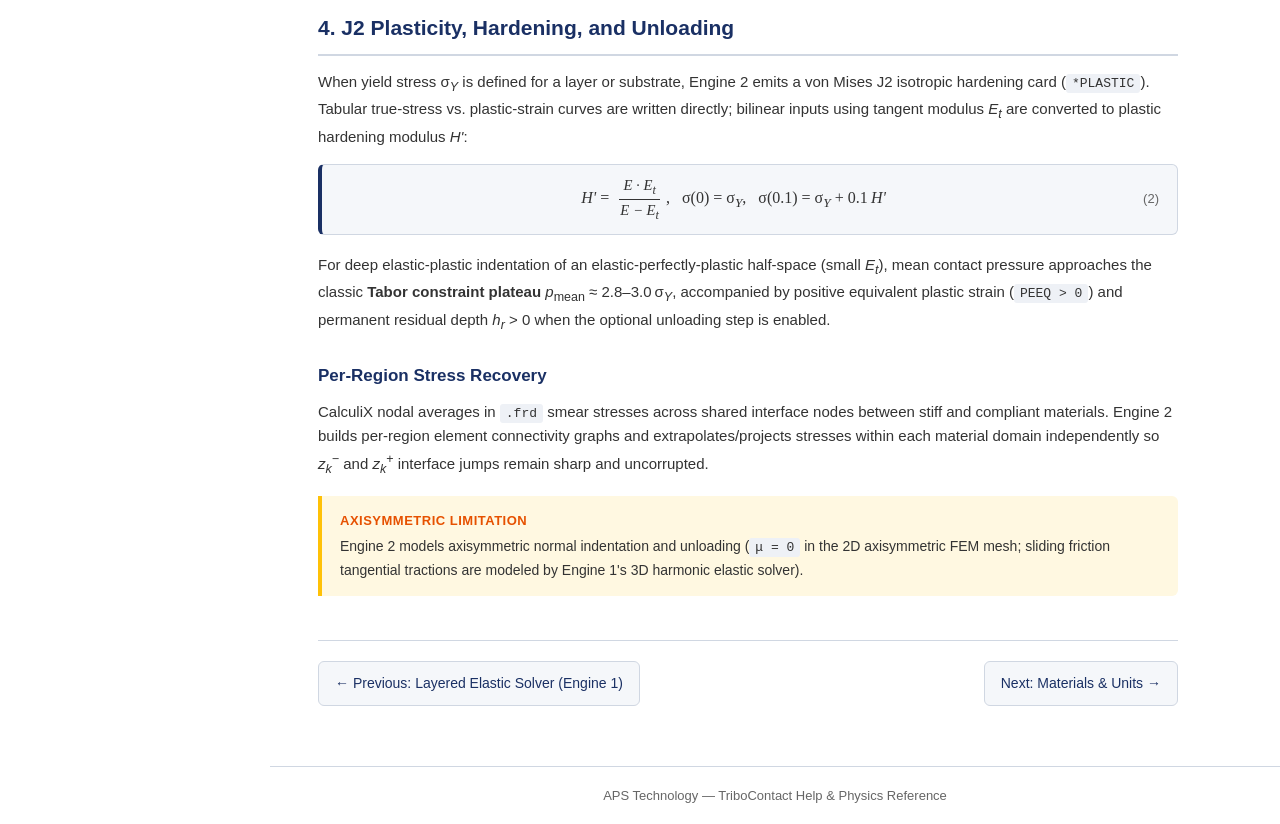
<file: Help/physics-fem-plasticity.html>
<!DOCTYPE html>
<html lang="en">
<head>
  <meta charset="UTF-8">
  <meta name="viewport" content="width=device-width, initial-scale=1.0">
  <title>CalculiX Elastic-Plastic FEM (Engine 2) &mdash; TriboContact Physics</title>
  <link rel="stylesheet" href="css/style.css">
  <link rel="icon" href="images/logo.png" type="image/png">
</head>
<body>

<header class="site-header">
  <button class="menu-toggle" onclick="document.querySelector('.sidebar').classList.toggle('open')">&#9776;</button>
  <img src="images/logo.png" alt="APS Technology" class="logo">
  <div class="title">TriboContact <span>User Manual &amp; Physics Reference</span></div>
</header>

<aside class="sidebar">
  <nav>
    <ul>
      <li><span class="nav-section">Overview</span></li>
      <li><a href="index.html">Welcome &amp; Architecture</a></li>
      <li><a href="getting-started.html">GUI &amp; CLI Guide</a></li>
      <li><span class="nav-section">Contact Mechanics Physics</span></li>
      <li><a href="physics-hertz.html">Classical Hertz Baselines</a></li>
      <li><a href="physics-elastic-layered.html">Layered Elastic Solver (Engine 1)</a></li>
      <li><a href="physics-fem-plasticity.html" class="active">CalculiX Elastic-Plastic FEM (Engine 2)</a></li>
      <li><span class="nav-section">Reference</span></li>
      <li><a href="materials-and-units.html">Materials &amp; Units</a></li>
      <li><a href="verification-and-references.html">Validation &amp; Literature References</a></li>
    </ul>
  </nav>
</aside>

<main class="main-content">
  <div class="content-body">

    <div class="breadcrumb">
      <a href="index.html">Home</a> <span class="sep">&rsaquo;</span> CalculiX Elastic-Plastic FEM (Engine 2)
    </div>

    <h1>Automated CalculiX Axisymmetric FEM (Engine 2)</h1>
    <p class="page-subtitle">Graded conforming mesh generation, 2&deg; axisymmetric wedge scaling, penalty contact, secant load matching, and J2 plasticity</p>

    <h2>1. Why Elastic-Plastic FEM Matters for Coated Tribotests</h2>

    <p>
      Under realistic laboratory loads, ductile metallic or polymeric substrates yield beneath thin ceramic
      coatings. Once plastic flow begins, classical and layered linear-elastic models significantly
      <strong>overpredict peak pressure <em>p</em><sub>max</sub></strong> and <strong>underpredict contact radius <em>a</em></strong>:
      plastic flow flattens the substrate support, spreads load over a larger area, lets hard coatings flex
      downward (increasing tensile/compressive bending stress &sigma;<sub><em>rr</em></sub> inside the film), and
      leaves a permanent impression depth <em>h<sub>r</sub></em> &gt; 0 upon unloading.
    </p>

    <figure class="diagram">
      <svg width="700" height="275" viewBox="0 0 700 275" xmlns="http://www.w3.org/2000/svg">
        <defs>
          <marker id="arr-fem" markerWidth="8" markerHeight="8" refX="6" refY="4" orient="auto">
            <path d="M0,1 L7,4 L0,7 Z" fill="#1a3064"/>
          </marker>
        </defs>
        <line x1="65" y1="20" x2="65" y2="250" stroke="#1a3064" stroke-width="1.6" stroke-dasharray="6 4"/>
        <text x="20" y="34" font-family="Segoe UI, sans-serif" font-size="12" font-weight="600" fill="#1a3064">X = 0</text>
        <text x="16" y="49" font-family="Segoe UI, sans-serif" font-size="11" fill="#666">(Ux = 0)</text>
        <path d="M 65 44 L 185 44 L 185 95 Q 130 132 65 135 Z" fill="#dbeafe" stroke="#1d4ed8" stroke-width="2"/>
        <line x1="65" y1="36" x2="185" y2="36" stroke="#c62828" stroke-width="2.5"/>
        <text x="90" y="29" font-family="Segoe UI, sans-serif" font-size="12" font-weight="600" fill="#c62828">BALL_TOP: Uy = -&delta;</text>
        <text x="92" y="88" font-family="Segoe UI, sans-serif" font-size="12" fill="#1e3a8a">CAX4 Graded Ball</text>
        <rect x="65" y="138" width="290" height="26" fill="#cffafe" stroke="#0e7490" stroke-width="1.8"/>
        <rect x="65" y="164" width="290" height="72" fill="#f1f5f9" stroke="#334155" stroke-width="1.8"/>
        <line x1="95" y1="138" x2="95" y2="236" stroke="#94a3b8" stroke-width="0.9"/>
        <line x1="125" y1="138" x2="125" y2="236" stroke="#94a3b8" stroke-width="0.9"/>
        <line x1="160" y1="138" x2="160" y2="236" stroke="#94a3b8" stroke-width="0.9"/>
        <line x1="210" y1="138" x2="210" y2="236" stroke="#94a3b8" stroke-width="0.9"/>
        <line x1="275" y1="138" x2="275" y2="236" stroke="#94a3b8" stroke-width="0.9"/>
        <text x="74" y="155" font-family="Segoe UI, sans-serif" font-size="11.5" fill="#0e7490">Fine Contact Zone (Conforming Layers)</text>
        <text x="74" y="205" font-family="Segoe UI, sans-serif" font-size="12" fill="#334155">Graded Substrate (H_sub &ge; 20 a, R_dom &ge; 20 a)</text>
        <line x1="65" y1="236" x2="355" y2="236" stroke="#334155" stroke-width="3"/>
        <text x="150" y="254" font-family="Segoe UI, sans-serif" font-size="12" fill="#334155">SPEC_BOTTOM: Uy = 0</text>
        <g transform="translate(430, 35)">
          <text x="0" y="0" font-family="Segoe UI, sans-serif" font-size="14" font-weight="600" fill="#1a3064">CalculiX 2&deg; Wedge Convention</text>
          <path d="M 30 140 L 195 95 A 170 170 0 0 1 205 140 Z" fill="#e0f2fe" stroke="#0369a1" stroke-width="2"/>
          <path d="M 145 109 A 120 120 0 0 1 150 140" fill="none" stroke="#c62828" stroke-width="2"/>
          <text x="155" y="128" font-family="Segoe UI, sans-serif" font-size="13" font-weight="600" fill="#c62828">2&deg; (&pi;/90 rad)</text>
          <text x="0" y="182" font-family="Segoe UI, sans-serif" font-size="13" fill="#333">F_N,360&deg; = 180 &times; |&Sigma; RF_2|</text>
          <text x="0" y="204" font-family="Segoe UI, sans-serif" font-size="12.5" fill="#555">Contact integral checked on deformed radii:</text>
          <text x="0" y="222" font-family="Segoe UI, sans-serif" font-size="12.5" fill="#1a3064">|2&pi; &int; r_def p(r) dr &minus; F_N| / F_N &lt; 0.03</text>
        </g>
      </svg>
      <figcaption>Figure 3 &mdash; Graded conforming quadrilateral axisymmetric mesh in the global X&ndash;Y plane (X = r, Y = z) and CalculiX 2&deg; wedge force scaling.</figcaption>
    </figure>

    <h2>2. Parametric Graded Conforming Mesh</h2>

    <p>
      TriboContact generates structured 4-node axisymmetric quadrilateral meshes directly in Delphi
      (<code>TriboContact.FemMesh.pas</code>) without any external mesher dependency:
    </p>

    <ul>
      <li><strong>Domain Extents</strong> &mdash; Automatically sized from Engine 1 contact radius <em>a</em><sub>est</sub> and yield ratio: <em>a</em><sub>eff</sub> = <em>a</em><sub>est</sub> max(1, 0.58&thinsp;&radic;<em>r<sub>y</sub></em>) when plasticity is active; far-field boundaries satisfy <em>R</em><sub>dom</sub> &ge; max(20&thinsp;<em>a</em><sub>eff</sub>, 20&thinsp;<em>h</em><sub>total</sub>) and <em>H</em><sub>sub</sub> &ge; max(20&thinsp;<em>a</em><sub>eff</sub>, 20&thinsp;<em>h</em><sub>total</sub>).</li>
      <li><strong>Density Presets</strong> &mdash; Radial elements across <em>a</em><sub>eff</sub>: <strong>15</strong> (<code>coarse</code>), <strong>24</strong> (<code>standard</code>), <strong>36</strong> (<code>fine</code>), with geometric grading toward the far field and symmetric interface refinement through every coating layer.</li>
      <li><strong>Deformable / Rigid Ball</strong> &mdash; Generates a graded quarter-sphere ball mesh (<code>0.75 &Delta;r<sub>fine</sub></code> rigid, <code>1.0 &Delta;r<sub>fine</sub></code> deformable), enforcing positive quad Jacobians, counter-clockwise orientation, zero duplicate nodes, and exact interface node sharing.</li>
    </ul>

    <h2>3. CalculiX Axisymmetric Deck &amp; Numerical Formulation</h2>

    <ul>
      <li><strong>2&deg; Wedge Convention</strong> &mdash; CalculiX treats 2D axisymmetric elements as a 2&deg; sector. Therefore total 360&deg; normal force from nodal vertical reactions is:</li>
    </ul>

    <div class="equation">
      <div class="eq-body">
        <em>F</em><sub><em>N</em>,360&deg;</sub> = 180 &times; | &Sigma;<sub>BALL_TOP</sub> RF<sub>2</sub> |
      </div>
      <div class="eq-num">(1)</div>
    </div>

    <ul>
      <li><strong>Elements &amp; Symmetry Axis Safeguard</strong> &mdash; Uses linear 4-node <code>CAX4</code> quads (<code>CAX4I</code> maps cleanly to <code>CAX4</code> on CalculiX 2.23, avoiding incompatible-mode element limitations on <code>SURFACE TO SURFACE</code>). Axis nodes at exact <em>r</em> = 0 are emitted as <em>r</em> = 10<sup>&minus;3</sup>&thinsp;&Delta;<em>r</em><sub>min</sub> with <code>Ux = 0</code> so CalculiX does not drop the innermost contact segment at <em>r</em> = 0.</li>
      <li><strong>Penalty Contact &amp; Geometric Nonlinearity</strong> &mdash; Uses <code>*CONTACT PAIR, TYPE=SURFACE TO SURFACE</code> (slave <code>S3</code> top face, master <code>S1</code> ball arc), <code>*STEP, NLGEOM</code>, and auto-scaled linear penalty stiffness <em>K<sub>p</sub></em> capped against sphere facet sagitta <em>s</em> = &Delta;<em>r</em><sup>2</sup> / (8<em>R</em>).</li>
      <li><strong>Displacement Control &amp; Secant Load Matching</strong> &mdash; Ramps prescribed downward displacement &minus;&delta; on <code>BALL_TOP</code> (never force-controlled from <em>F</em> = 0) and converges |<em>F</em><sub><em>N</em>,360&deg;</sub> &minus; <em>F</em><sub>target</sub>| / <em>F</em><sub>target</sub> &le; 1% in at most 3 secant brackets.</li>
      <li><strong>Pressure-Integral Force Balance</strong> &mdash; Every converged solve integrates nodal contact pressure over deformed radial coordinates <em>r</em><sub>def</sub> = <em>R</em> + <em>U<sub>r</sub></em> and verifies force balance within &lt; 3%.</li>
    </ul>

    <h2>4. J2 Plasticity, Hardening, and Unloading</h2>

    <p>
      When yield stress &sigma;<sub><em>Y</em></sub> is defined for a layer or substrate, Engine 2 emits a von Mises J2
      isotropic hardening card (<code>*PLASTIC</code>). Tabular true-stress vs. plastic-strain curves are written
      directly; bilinear inputs using tangent modulus <em>E<sub>t</sub></em> are converted to plastic hardening modulus <em>H'</em>:
    </p>

    <div class="equation">
      <div class="eq-body">
        <em>H'</em> = <span class="frac"><span class="num"><em>E &middot; E<sub>t</sub></em></span><span class="den"><em>E &minus; E<sub>t</sub></em></span></span>,
        &nbsp;&nbsp;&sigma;(0) = &sigma;<sub><em>Y</em></sub>,
        &nbsp;&nbsp;&sigma;(0.1) = &sigma;<sub><em>Y</em></sub> + 0.1&thinsp;<em>H'</em>
      </div>
      <div class="eq-num">(2)</div>
    </div>

    <p>
      For deep elastic-plastic indentation of an elastic-perfectly-plastic half-space (small <em>E<sub>t</sub></em>),
      mean contact pressure approaches the classic <strong>Tabor constraint plateau</strong>
      <em>p</em><sub>mean</sub> &approx; 2.8&ndash;3.0&thinsp;&sigma;<sub><em>Y</em></sub>, accompanied by positive
      equivalent plastic strain (<code>PEEQ &gt; 0</code>) and permanent residual depth <em>h<sub>r</sub></em> &gt; 0
      when the optional unloading step is enabled.
    </p>

    <h3>Per-Region Stress Recovery</h3>
    <p>
      CalculiX nodal averages in <code>.frd</code> smear stresses across shared interface nodes between stiff and
      compliant materials. Engine 2 builds per-region element connectivity graphs and extrapolates/projects stresses
      within each material domain independently so <em>z<sub>k</sub></em><sup>&minus;</sup> and <em>z<sub>k</sub></em><sup>+</sup>
      interface jumps remain sharp and uncorrupted.
    </p>

    <div class="callout warning">
      <div class="callout-title">Axisymmetric Limitation</div>
      Engine 2 models axisymmetric normal indentation and unloading (<code>&mu; = 0</code> in the 2D axisymmetric
      FEM mesh; sliding friction tangential tractions are modeled by Engine 1's 3D harmonic elastic solver).
    </div>

    <div class="page-nav">
      <a href="physics-elastic-layered.html">&larr; Previous: Layered Elastic Solver (Engine 1)</a>
      <a href="materials-and-units.html" class="next">Next: Materials &amp; Units &rarr;</a>
    </div>

  </div>
</main>

<footer class="site-footer">
  APS Technology &mdash; TriboContact Help &amp; Physics Reference
</footer>

</body>
</html>
</file>
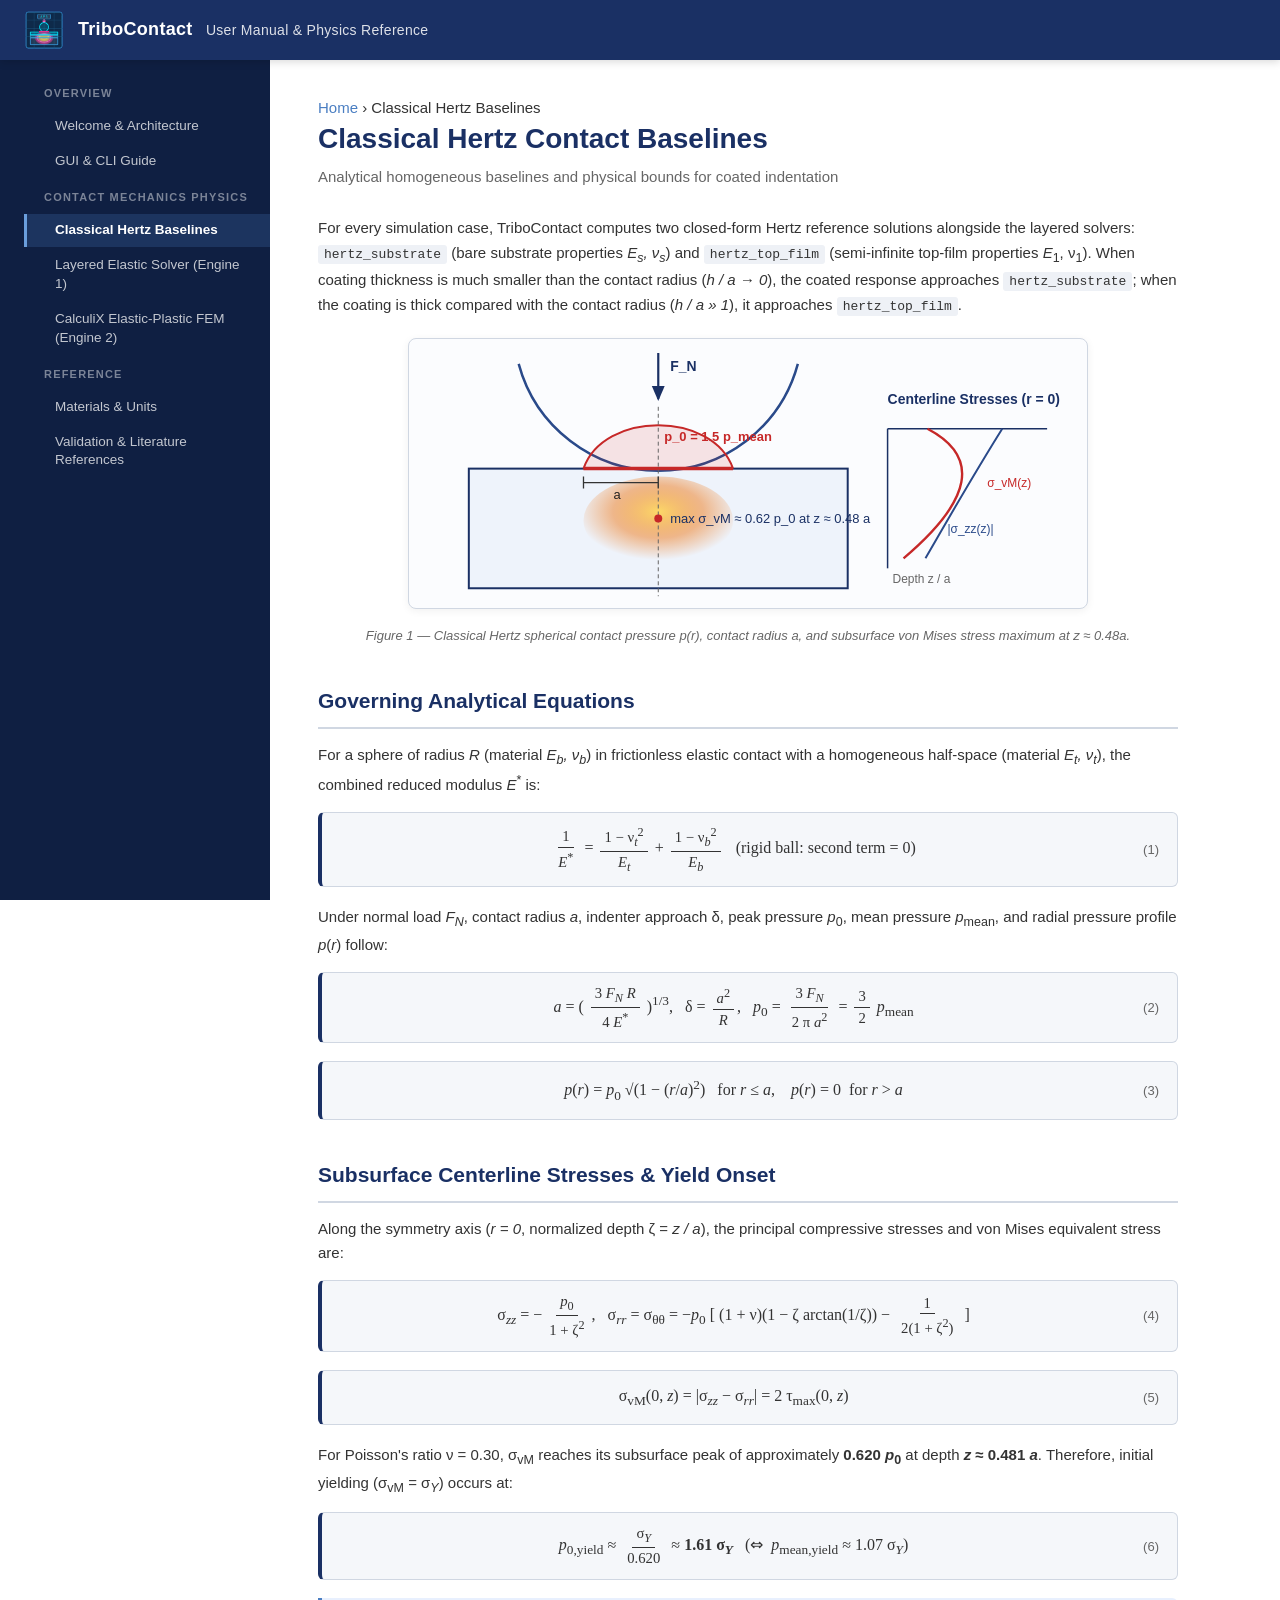
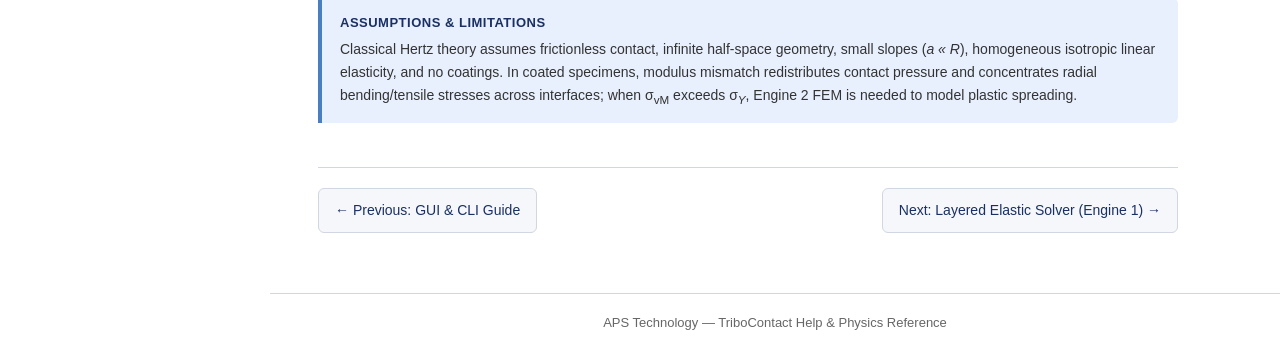
<file: Help/physics-hertz.html>
<!DOCTYPE html>
<html lang="en">
<head>
  <meta charset="UTF-8">
  <meta name="viewport" content="width=device-width, initial-scale=1.0">
  <title>Classical Hertz Baselines &mdash; TriboContact Physics</title>
  <link rel="stylesheet" href="css/style.css">
  <link rel="icon" href="images/logo.png" type="image/png">
</head>
<body>

<header class="site-header">
  <button class="menu-toggle" onclick="document.querySelector('.sidebar').classList.toggle('open')">&#9776;</button>
  <img src="images/logo.png" alt="APS Technology" class="logo">
  <div class="title">TriboContact <span>User Manual &amp; Physics Reference</span></div>
</header>

<aside class="sidebar">
  <nav>
    <ul>
      <li><span class="nav-section">Overview</span></li>
      <li><a href="index.html">Welcome &amp; Architecture</a></li>
      <li><a href="getting-started.html">GUI &amp; CLI Guide</a></li>
      <li><span class="nav-section">Contact Mechanics Physics</span></li>
      <li><a href="physics-hertz.html" class="active">Classical Hertz Baselines</a></li>
      <li><a href="physics-elastic-layered.html">Layered Elastic Solver (Engine 1)</a></li>
      <li><a href="physics-fem-plasticity.html">CalculiX Elastic-Plastic FEM (Engine 2)</a></li>
      <li><span class="nav-section">Reference</span></li>
      <li><a href="materials-and-units.html">Materials &amp; Units</a></li>
      <li><a href="verification-and-references.html">Validation &amp; Literature References</a></li>
    </ul>
  </nav>
</aside>

<main class="main-content">
  <div class="content-body">

    <div class="breadcrumb">
      <a href="index.html">Home</a> <span class="sep">&rsaquo;</span> Classical Hertz Baselines
    </div>

    <h1>Classical Hertz Contact Baselines</h1>
    <p class="page-subtitle">Analytical homogeneous baselines and physical bounds for coated indentation</p>

    <p>
      For every simulation case, TriboContact computes two closed-form Hertz reference solutions alongside the
      layered solvers: <code>hertz_substrate</code> (bare substrate properties <em>E<sub>s</sub>, &nu;<sub>s</sub></em>)
      and <code>hertz_top_film</code> (semi-infinite top-film properties <em>E</em><sub>1</sub>, &nu;<sub>1</sub>).
      When coating thickness is much smaller than the contact radius (<em>h / a &rarr; 0</em>), the coated response
      approaches <code>hertz_substrate</code>; when the coating is thick compared with the contact radius
      (<em>h / a &raquo; 1</em>), it approaches <code>hertz_top_film</code>.
    </p>

    <figure class="diagram">
      <svg width="680" height="270" viewBox="0 0 680 270" xmlns="http://www.w3.org/2000/svg">
        <defs>
          <marker id="arr" markerWidth="8" markerHeight="8" refX="6" refY="4" orient="auto">
            <path d="M0,1 L7,4 L0,7 Z" fill="#1a3064"/>
          </marker>
          <marker id="arr-red" markerWidth="8" markerHeight="8" refX="6" refY="4" orient="auto">
            <path d="M0,1 L7,4 L0,7 Z" fill="#c62828"/>
          </marker>
          <radialGradient id="hertzBlob" cx="50%" cy="40%" r="55%">
            <stop offset="0%" stop-color="#ffd54f" stop-opacity="0.85"/>
            <stop offset="55%" stop-color="#ef6c00" stop-opacity="0.45"/>
            <stop offset="100%" stop-color="#ef6c00" stop-opacity="0.0"/>
          </radialGradient>
        </defs>
        <rect x="60" y="130" width="380" height="120" fill="#eef3fb" stroke="#1a3064" stroke-width="2"/>
        <ellipse cx="250" cy="182" rx="75" ry="44" fill="url(#hertzBlob)"/>
        <path d="M 110 25 A 145 145 0 0 0 390 25" fill="none" stroke="#2a4a8a" stroke-width="2.5"/>
        <line x1="175" y1="130" x2="325" y2="130" stroke="#c62828" stroke-width="3.5"/>
        <path d="M 175 130 C 195 72, 305 72, 325 130" fill="rgba(198,40,40,0.12)" stroke="#c62828" stroke-width="2"/>
        <line x1="250" y1="14" x2="250" y2="60" stroke="#1a3064" stroke-width="2.2" marker-end="url(#arr)"/>
        <text x="262" y="32" font-family="Segoe UI, sans-serif" font-size="14" font-weight="600" fill="#1a3064">F_N</text>
        <line x1="250" y1="68" x2="250" y2="258" stroke="#666" stroke-width="1" stroke-dasharray="4 3"/>
        <text x="256" y="102" font-family="Segoe UI, sans-serif" font-size="13" font-weight="600" fill="#c62828">p_0 = 1.5 p_mean</text>
        <line x1="175" y1="144" x2="250" y2="144" stroke="#333" stroke-width="1.3"/>
        <line x1="175" y1="138" x2="175" y2="150" stroke="#333" stroke-width="1.3"/>
        <line x1="250" y1="138" x2="250" y2="150" stroke="#333" stroke-width="1.3"/>
        <text x="205" y="160" font-family="Segoe UI, sans-serif" font-size="13" fill="#222">a</text>
        <circle cx="250" cy="180" r="4" fill="#c62828"/>
        <text x="262" y="185" font-family="Segoe UI, sans-serif" font-size="13" fill="#1a3064">max &sigma;_vM &approx; 0.62 p_0 at z &approx; 0.48 a</text>
        <text x="480" y="65" font-family="Segoe UI, sans-serif" font-size="14" font-weight="600" fill="#1a3064">Centerline Stresses (r = 0)</text>
        <line x1="480" y1="90" x2="640" y2="90" stroke="#1a3064" stroke-width="1.5"/>
        <line x1="480" y1="90" x2="480" y2="230" stroke="#1a3064" stroke-width="1.5"/>
        <path d="M 595 90 Q 565 138 518 220" fill="none" stroke="#2a4a8a" stroke-width="2"/>
        <path d="M 520 90 Q 600 132 496 220" fill="none" stroke="#c62828" stroke-width="2.4"/>
        <text x="580" y="148" font-family="Segoe UI, sans-serif" font-size="12" fill="#c62828">&sigma;_vM(z)</text>
        <text x="540" y="195" font-family="Segoe UI, sans-serif" font-size="12" fill="#2a4a8a">|&sigma;_zz(z)|</text>
        <text x="485" y="245" font-family="Segoe UI, sans-serif" font-size="12" fill="#666">Depth z / a</text>
      </svg>
      <figcaption>Figure 1 &mdash; Classical Hertz spherical contact pressure p(r), contact radius a, and subsurface von Mises stress maximum at z &approx; 0.48a.</figcaption>
    </figure>

    <h2>Governing Analytical Equations</h2>

    <p>
      For a sphere of radius <em>R</em> (material <em>E<sub>b</sub>, &nu;<sub>b</sub></em>) in frictionless elastic
      contact with a homogeneous half-space (material <em>E<sub>t</sub>, &nu;<sub>t</sub></em>), the combined reduced
      modulus <em>E</em><sup>*</sup> is:
    </p>

    <div class="equation">
      <div class="eq-body">
        <span class="frac"><span class="num">1</span><span class="den"><em>E</em><sup>*</sup></span></span>
        = <span class="frac"><span class="num">1 &minus; &nu;<sub><em>t</em></sub><sup>2</sup></span><span class="den"><em>E<sub>t</sub></em></span></span>
        + <span class="frac"><span class="num">1 &minus; &nu;<sub><em>b</em></sub><sup>2</sup></span><span class="den"><em>E<sub>b</sub></em></span></span>
        &nbsp;&nbsp;(rigid ball: second term = 0)
      </div>
      <div class="eq-num">(1)</div>
    </div>

    <p>Under normal load <em>F<sub>N</sub></em>, contact radius <em>a</em>, indenter approach &delta;, peak pressure <em>p</em><sub>0</sub>, mean pressure <em>p</em><sub>mean</sub>, and radial pressure profile <em>p</em>(<em>r</em>) follow:</p>

    <div class="equation">
      <div class="eq-body">
        <em>a</em> =
        ( <span class="frac"><span class="num">3 <em>F<sub>N</sub> R</em></span><span class="den">4 <em>E</em><sup>*</sup></span></span> )<sup>1/3</sup>,
        &nbsp;&nbsp;&delta; = <span class="frac"><span class="num"><em>a</em><sup>2</sup></span><span class="den"><em>R</em></span></span>,
        &nbsp;&nbsp;<em>p</em><sub>0</sub> = <span class="frac"><span class="num">3 <em>F<sub>N</sub></em></span><span class="den">2 &pi; <em>a</em><sup>2</sup></span></span> = <span class="frac"><span class="num">3</span><span class="den">2</span></span> <em>p</em><sub>mean</sub>
      </div>
      <div class="eq-num">(2)</div>
    </div>

    <div class="equation">
      <div class="eq-body">
        <em>p</em>(<em>r</em>) = <em>p</em><sub>0</sub> &radic;(1 &minus; (<em>r</em>/<em>a</em>)<sup>2</sup>) &nbsp;&nbsp;for <em>r</em> &le; <em>a</em>,
        &nbsp;&nbsp;&nbsp;<em>p</em>(<em>r</em>) = 0 &nbsp;for <em>r</em> &gt; <em>a</em>
      </div>
      <div class="eq-num">(3)</div>
    </div>

    <h2>Subsurface Centerline Stresses &amp; Yield Onset</h2>

    <p>Along the symmetry axis (<em>r = 0</em>, normalized depth &zeta; = <em>z / a</em>), the principal compressive stresses and von Mises equivalent stress are:</p>

    <div class="equation">
      <div class="eq-body">
        &sigma;<sub><em>zz</em></sub> = &minus;<span class="frac"><span class="num"><em>p</em><sub>0</sub></span><span class="den">1 + &zeta;<sup>2</sup></span></span>,
        &nbsp;&nbsp;&sigma;<sub><em>rr</em></sub> = &sigma;<sub>&theta;&theta;</sub> = &minus;<em>p</em><sub>0</sub>
        [ (1 + &nu;)(1 &minus; &zeta; arctan(1/&zeta;)) &minus; <span class="frac"><span class="num">1</span><span class="den">2(1 + &zeta;<sup>2</sup>)</span></span> ]
      </div>
      <div class="eq-num">(4)</div>
    </div>

    <div class="equation">
      <div class="eq-body">
        &sigma;<sub>vM</sub>(0, <em>z</em>) = |&sigma;<sub><em>zz</em></sub> &minus; &sigma;<sub><em>rr</em></sub>| = 2 &tau;<sub>max</sub>(0, <em>z</em>)
      </div>
      <div class="eq-num">(5)</div>
    </div>

    <p>
      For Poisson's ratio &nu; = 0.30, &sigma;<sub>vM</sub> reaches its subsurface peak of approximately
      <strong>0.620 <em>p</em><sub>0</sub></strong> at depth <strong><em>z</em> &approx; 0.481 <em>a</em></strong>.
      Therefore, initial yielding (&sigma;<sub>vM</sub> = &sigma;<sub><em>Y</em></sub>) occurs at:
    </p>

    <div class="equation">
      <div class="eq-body">
        <em>p</em><sub>0,yield</sub> &approx; <span class="frac"><span class="num">&sigma;<sub><em>Y</em></sub></span><span class="den">0.620</span></span> &approx; <strong>1.61 &sigma;<sub><em>Y</em></sub></strong>
        &nbsp;&nbsp;(&hArr; &nbsp;<em>p</em><sub>mean,yield</sub> &approx; 1.07 &sigma;<sub><em>Y</em></sub>)
      </div>
      <div class="eq-num">(6)</div>
    </div>

    <div class="callout info">
      <div class="callout-title">Assumptions &amp; Limitations</div>
      Classical Hertz theory assumes frictionless contact, infinite half-space geometry, small slopes
      (<em>a &laquo; R</em>), homogeneous isotropic linear elasticity, and no coatings. In coated specimens,
      modulus mismatch redistributes contact pressure and concentrates radial bending/tensile stresses across interfaces;
      when &sigma;<sub>vM</sub> exceeds &sigma;<sub><em>Y</em></sub>, Engine 2 FEM is needed to model plastic spreading.
    </div>

    <div class="page-nav">
      <a href="getting-started.html">&larr; Previous: GUI &amp; CLI Guide</a>
      <a href="physics-elastic-layered.html" class="next">Next: Layered Elastic Solver (Engine 1) &rarr;</a>
    </div>

  </div>
</main>

<footer class="site-footer">
  APS Technology &mdash; TriboContact Help &amp; Physics Reference
</footer>

</body>
</html>
</file>
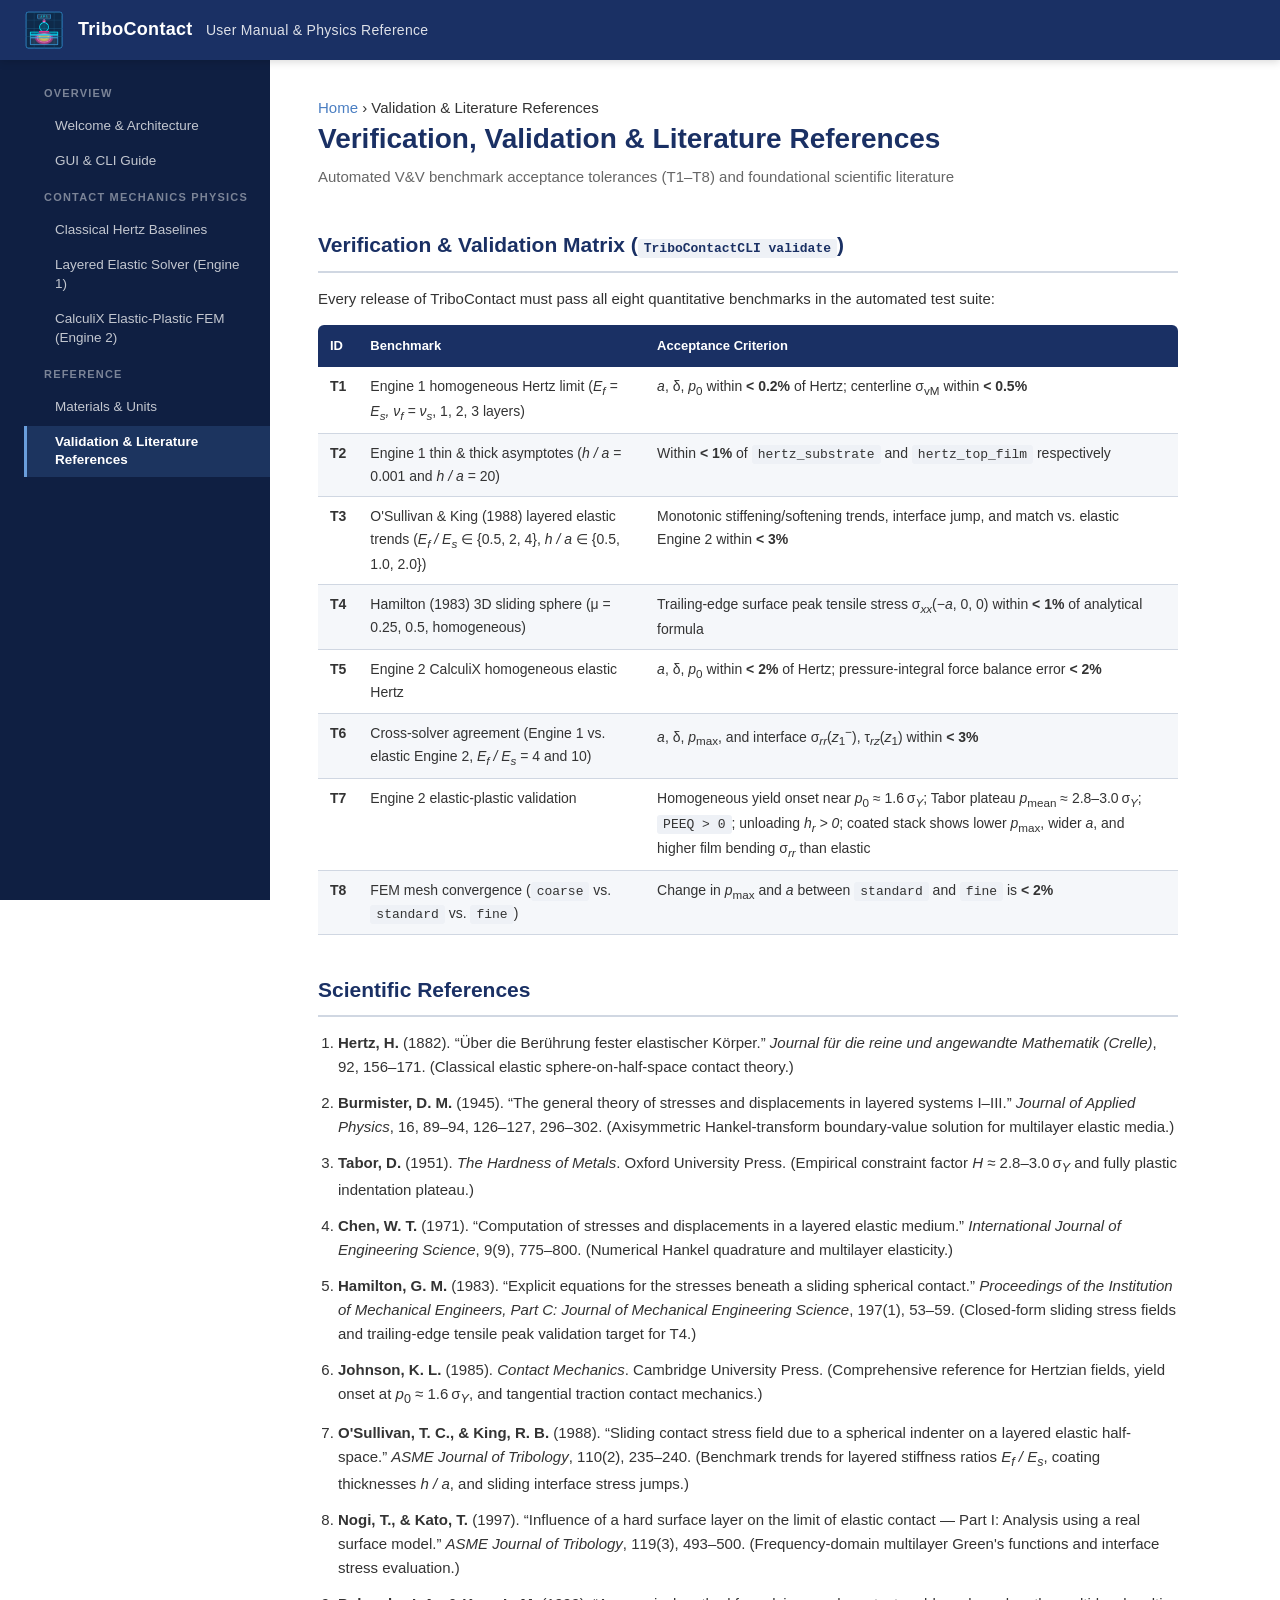
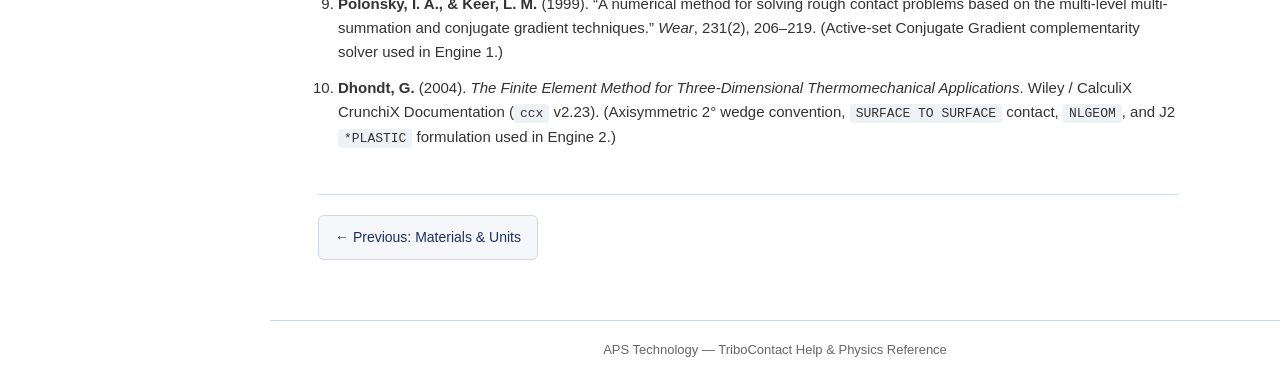
<file: Help/verification-and-references.html>
<!DOCTYPE html>
<html lang="en">
<head>
  <meta charset="UTF-8">
  <meta name="viewport" content="width=device-width, initial-scale=1.0">
  <title>Validation &amp; Literature References &mdash; TriboContact</title>
  <link rel="stylesheet" href="css/style.css">
  <link rel="icon" href="images/logo.png" type="image/png">
</head>
<body>

<header class="site-header">
  <button class="menu-toggle" onclick="document.querySelector('.sidebar').classList.toggle('open')">&#9776;</button>
  <img src="images/logo.png" alt="APS Technology" class="logo">
  <div class="title">TriboContact <span>User Manual &amp; Physics Reference</span></div>
</header>

<aside class="sidebar">
  <nav>
    <ul>
      <li><span class="nav-section">Overview</span></li>
      <li><a href="index.html">Welcome &amp; Architecture</a></li>
      <li><a href="getting-started.html">GUI &amp; CLI Guide</a></li>
      <li><span class="nav-section">Contact Mechanics Physics</span></li>
      <li><a href="physics-hertz.html">Classical Hertz Baselines</a></li>
      <li><a href="physics-elastic-layered.html">Layered Elastic Solver (Engine 1)</a></li>
      <li><a href="physics-fem-plasticity.html">CalculiX Elastic-Plastic FEM (Engine 2)</a></li>
      <li><span class="nav-section">Reference</span></li>
      <li><a href="materials-and-units.html">Materials &amp; Units</a></li>
      <li><a href="verification-and-references.html" class="active">Validation &amp; Literature References</a></li>
    </ul>
  </nav>
</aside>

<main class="main-content">
  <div class="content-body">

    <div class="breadcrumb">
      <a href="index.html">Home</a> <span class="sep">&rsaquo;</span> Validation &amp; Literature References
    </div>

    <h1>Verification, Validation &amp; Literature References</h1>
    <p class="page-subtitle">Automated V&amp;V benchmark acceptance tolerances (T1&ndash;T8) and foundational scientific literature</p>

    <h2>Verification &amp; Validation Matrix (<code>TriboContactCLI validate</code>)</h2>

    <p>Every release of TriboContact must pass all eight quantitative benchmarks in the automated test suite:</p>

    <table>
      <thead>
        <tr>
          <th>ID</th>
          <th>Benchmark</th>
          <th>Acceptance Criterion</th>
        </tr>
      </thead>
      <tbody>
        <tr>
          <td><strong>T1</strong></td>
          <td>Engine 1 homogeneous Hertz limit (<em>E<sub>f</sub> = E<sub>s</sub>, &nu;<sub>f</sub> = &nu;<sub>s</sub></em>, 1, 2, 3 layers)</td>
          <td><em>a</em>, &delta;, <em>p</em><sub>0</sub> within <strong>&lt; 0.2%</strong> of Hertz; centerline &sigma;<sub>vM</sub> within <strong>&lt; 0.5%</strong></td>
        </tr>
        <tr>
          <td><strong>T2</strong></td>
          <td>Engine 1 thin &amp; thick asymptotes (<em>h / a</em> = 0.001 and <em>h / a</em> = 20)</td>
          <td>Within <strong>&lt; 1%</strong> of <code>hertz_substrate</code> and <code>hertz_top_film</code> respectively</td>
        </tr>
        <tr>
          <td><strong>T3</strong></td>
          <td>O'Sullivan &amp; King (1988) layered elastic trends (<em>E<sub>f</sub> / E<sub>s</sub></em> &isin; {0.5, 2, 4}, <em>h / a</em> &isin; {0.5, 1.0, 2.0})</td>
          <td>Monotonic stiffening/softening trends, interface jump, and match vs. elastic Engine 2 within <strong>&lt; 3%</strong></td>
        </tr>
        <tr>
          <td><strong>T4</strong></td>
          <td>Hamilton (1983) 3D sliding sphere (&mu; = 0.25, 0.5, homogeneous)</td>
          <td>Trailing-edge surface peak tensile stress &sigma;<sub><em>xx</em></sub>(&minus;<em>a</em>, 0, 0) within <strong>&lt; 1%</strong> of analytical formula</td>
        </tr>
        <tr>
          <td><strong>T5</strong></td>
          <td>Engine 2 CalculiX homogeneous elastic Hertz</td>
          <td><em>a</em>, &delta;, <em>p</em><sub>0</sub> within <strong>&lt; 2%</strong> of Hertz; pressure-integral force balance error <strong>&lt; 2%</strong></td>
        </tr>
        <tr>
          <td><strong>T6</strong></td>
          <td>Cross-solver agreement (Engine 1 vs. elastic Engine 2, <em>E<sub>f</sub> / E<sub>s</sub></em> = 4 and 10)</td>
          <td><em>a</em>, &delta;, <em>p</em><sub>max</sub>, and interface &sigma;<sub><em>rr</em></sub>(<em>z</em><sub>1</sub><sup>&minus;</sup>), &tau;<sub><em>rz</em></sub>(<em>z</em><sub>1</sub>) within <strong>&lt; 3%</strong></td>
        </tr>
        <tr>
          <td><strong>T7</strong></td>
          <td>Engine 2 elastic-plastic validation</td>
          <td>Homogeneous yield onset near <em>p</em><sub>0</sub> &approx; 1.6&thinsp;&sigma;<sub><em>Y</em></sub>; Tabor plateau <em>p</em><sub>mean</sub> &approx; 2.8&ndash;3.0&thinsp;&sigma;<sub><em>Y</em></sub>; <code>PEEQ &gt; 0</code>; unloading <em>h<sub>r</sub> &gt; 0</em>; coated stack shows lower <em>p</em><sub>max</sub>, wider <em>a</em>, and higher film bending &sigma;<sub><em>rr</em></sub> than elastic</td>
        </tr>
        <tr>
          <td><strong>T8</strong></td>
          <td>FEM mesh convergence (<code>coarse</code> vs. <code>standard</code> vs. <code>fine</code>)</td>
          <td>Change in <em>p</em><sub>max</sub> and <em>a</em> between <code>standard</code> and <code>fine</code> is <strong>&lt; 2%</strong></td>
        </tr>
      </tbody>
    </table>

    <h2>Scientific References</h2>

    <ol class="ref-list">
      <li>
        <strong>Hertz, H.</strong> (1882). &ldquo;&Uuml;ber die Ber&uuml;hrung fester elastischer K&ouml;rper.&rdquo;
        <em>Journal f&uuml;r die reine und angewandte Mathematik (Crelle)</em>, 92, 156&ndash;171.
        (Classical elastic sphere-on-half-space contact theory.)
      </li>
      <li>
        <strong>Burmister, D. M.</strong> (1945). &ldquo;The general theory of stresses and displacements in layered systems I&ndash;III.&rdquo;
        <em>Journal of Applied Physics</em>, 16, 89&ndash;94, 126&ndash;127, 296&ndash;302.
        (Axisymmetric Hankel-transform boundary-value solution for multilayer elastic media.)
      </li>
      <li>
        <strong>Tabor, D.</strong> (1951). <em>The Hardness of Metals</em>. Oxford University Press.
        (Empirical constraint factor <em>H</em> &approx; 2.8&ndash;3.0&thinsp;&sigma;<sub><em>Y</em></sub> and fully plastic indentation plateau.)
      </li>
      <li>
        <strong>Chen, W. T.</strong> (1971). &ldquo;Computation of stresses and displacements in a layered elastic medium.&rdquo;
        <em>International Journal of Engineering Science</em>, 9(9), 775&ndash;800.
        (Numerical Hankel quadrature and multilayer elasticity.)
      </li>
      <li>
        <strong>Hamilton, G. M.</strong> (1983). &ldquo;Explicit equations for the stresses beneath a sliding spherical contact.&rdquo;
        <em>Proceedings of the Institution of Mechanical Engineers, Part C: Journal of Mechanical Engineering Science</em>, 197(1), 53&ndash;59.
        (Closed-form sliding stress fields and trailing-edge tensile peak validation target for T4.)
      </li>
      <li>
        <strong>Johnson, K. L.</strong> (1985). <em>Contact Mechanics</em>. Cambridge University Press.
        (Comprehensive reference for Hertzian fields, yield onset at <em>p</em><sub>0</sub> &approx; 1.6&thinsp;&sigma;<sub><em>Y</em></sub>, and tangential traction contact mechanics.)
      </li>
      <li>
        <strong>O'Sullivan, T. C., &amp; King, R. B.</strong> (1988). &ldquo;Sliding contact stress field due to a spherical indenter on a layered elastic half-space.&rdquo;
        <em>ASME Journal of Tribology</em>, 110(2), 235&ndash;240.
        (Benchmark trends for layered stiffness ratios <em>E<sub>f</sub> / E<sub>s</sub></em>, coating thicknesses <em>h / a</em>, and sliding interface stress jumps.)
      </li>
      <li>
        <strong>Nogi, T., &amp; Kato, T.</strong> (1997). &ldquo;Influence of a hard surface layer on the limit of elastic contact &mdash; Part I: Analysis using a real surface model.&rdquo;
        <em>ASME Journal of Tribology</em>, 119(3), 493&ndash;500.
        (Frequency-domain multilayer Green's functions and interface stress evaluation.)
      </li>
      <li>
        <strong>Polonsky, I. A., &amp; Keer, L. M.</strong> (1999). &ldquo;A numerical method for solving rough contact problems based on the multi-level multi-summation and conjugate gradient techniques.&rdquo;
        <em>Wear</em>, 231(2), 206&ndash;219.
        (Active-set Conjugate Gradient complementarity solver used in Engine 1.)
      </li>
      <li>
        <strong>Dhondt, G.</strong> (2004). <em>The Finite Element Method for Three-Dimensional Thermomechanical Applications</em>. Wiley / CalculiX CrunchiX Documentation (<code>ccx</code> v2.23).
        (Axisymmetric 2&deg; wedge convention, <code>SURFACE TO SURFACE</code> contact, <code>NLGEOM</code>, and J2 <code>*PLASTIC</code> formulation used in Engine 2.)
      </li>
    </ol>

    <div class="page-nav">
      <a href="materials-and-units.html">&larr; Previous: Materials &amp; Units</a>
    </div>

  </div>
</main>

<footer class="site-footer">
  APS Technology &mdash; TriboContact Help &amp; Physics Reference
</footer>

</body>
</html>
</file>
<file: Help/css/style.css>
:root {
  --navy: #1a3064;
  --navy-dark: #0f1f42;
  --navy-light: #2a4a8a;
  --accent: #4a7ec2;
  --accent-light: #6a9edc;
  --text: #333;
  --text-light: #666;
  --bg: #ffffff;
  --bg-alt: #f5f7fa;
  --bg-code: #eef1f6;
  --border: #d0d7e2;
  --sidebar-width: 270px;
  --header-height: 60px;
  --warning-bg: #fff8e1;
  --warning-border: #ffc107;
  --info-bg: #e8f0fe;
  --info-border: #4a7ec2;
  --danger-bg: #fce8e8;
  --danger-border: #d32f2f;
  --tip-bg: #e8f5e9;
  --tip-border: #43a047;
}

* {
  margin: 0;
  padding: 0;
  box-sizing: border-box;
}

html {
  scroll-behavior: smooth;
}

body {
  font-family: 'Segoe UI', Tahoma, Geneva, Verdana, sans-serif;
  font-size: 15px;
  line-height: 1.65;
  color: var(--text);
  background: var(--bg);
}

.site-header {
  position: fixed;
  top: 0;
  left: 0;
  right: 0;
  height: var(--header-height);
  background: var(--navy);
  display: flex;
  align-items: center;
  padding: 0 24px;
  z-index: 100;
  box-shadow: 0 2px 8px rgba(0,0,0,0.15);
}

.site-header .logo {
  height: 40px;
  width: 40px;
  border-radius: 6px;
  margin-right: 14px;
  flex-shrink: 0;
}

.site-header .title {
  color: #fff;
  font-size: 18px;
  font-weight: 600;
  letter-spacing: 0.3px;
  white-space: nowrap;
}

.site-header .title span {
  font-weight: 300;
  opacity: 0.85;
  margin-left: 8px;
  font-size: 14px;
}

.menu-toggle {
  display: none;
  background: none;
  border: none;
  color: #fff;
  font-size: 24px;
  cursor: pointer;
  margin-right: 12px;
  padding: 4px 8px;
}

.sidebar {
  position: fixed;
  top: var(--header-height);
  left: 0;
  width: var(--sidebar-width);
  height: calc(100vh - var(--header-height));
  background: var(--navy-dark);
  overflow-y: auto;
  z-index: 90;
  padding: 16px 0;
  transition: transform 0.3s ease;
}

.sidebar::-webkit-scrollbar {
  width: 6px;
}

.sidebar::-webkit-scrollbar-thumb {
  background: rgba(255,255,255,0.15);
  border-radius: 3px;
}

.sidebar nav ul {
  list-style: none;
}

.sidebar nav > ul > li {
  margin-bottom: 2px;
}

.sidebar .nav-section {
  display: block;
  padding: 8px 20px 6px;
  color: rgba(255,255,255,0.45);
  font-size: 11px;
  font-weight: 700;
  text-transform: uppercase;
  letter-spacing: 1.2px;
  margin-top: 12px;
}

.sidebar .nav-section:first-child {
  margin-top: 0;
}

.sidebar nav a {
  display: block;
  padding: 7px 20px 7px 28px;
  color: rgba(255,255,255,0.75);
  text-decoration: none;
  font-size: 13.5px;
  line-height: 1.4;
  border-left: 3px solid transparent;
  transition: all 0.15s ease;
}

.sidebar nav a:hover {
  color: #fff;
  background: rgba(255,255,255,0.06);
}

.sidebar nav a.active {
  color: #fff;
  background: rgba(74, 126, 194, 0.22);
  border-left-color: var(--accent-light);
  font-weight: 600;
}

.main-content {
  margin-left: var(--sidebar-width);
  margin-top: var(--header-height);
  padding: 36px 48px 60px;
  max-width: calc(var(--sidebar-width) + 980px);
  min-height: calc(100vh - var(--header-height));
}

.content-body {
  max-width: 860px;
}

h1 {
  font-size: 28px;
  font-weight: 700;
  color: var(--navy);
  margin-bottom: 8px;
  line-height: 1.3;
}

h2 {
  font-size: 21px;
  font-weight: 600;
  color: var(--navy);
  margin-top: 38px;
  margin-bottom: 14px;
  padding-bottom: 8px;
  border-bottom: 2px solid var(--border);
}

h3 {
  font-size: 17px;
  font-weight: 600;
  color: var(--navy);
  margin-top: 26px;
  margin-bottom: 10px;
}

h4 {
  font-size: 15px;
  font-weight: 600;
  color: var(--text);
  margin-top: 18px;
  margin-bottom: 8px;
}

.page-subtitle {
  font-size: 15px;
  color: var(--text-light);
  margin-bottom: 26px;
}

p {
  margin-bottom: 14px;
}

a {
  color: var(--accent);
  text-decoration: none;
}

a:hover {
  text-decoration: underline;
}

ul, ol {
  margin: 0 0 14px 24px;
}

li {
  margin-bottom: 6px;
}

strong {
  font-weight: 600;
}

code {
  font-family: 'Cascadia Code', 'Consolas', 'Courier New', monospace;
  background: var(--bg-code);
  padding: 2px 6px;
  border-radius: 3px;
  font-size: 13px;
}

pre {
  font-family: 'Cascadia Code', 'Consolas', 'Courier New', monospace;
  background: var(--bg-code);
  border: 1px solid var(--border);
  border-radius: 6px;
  padding: 12px 16px;
  font-size: 13px;
  line-height: 1.5;
  overflow-x: auto;
  margin: 12px 0 18px;
}

kbd {
  display: inline-block;
  padding: 2px 7px;
  font-family: 'Cascadia Code', 'Consolas', monospace;
  font-size: 12px;
  background: var(--bg-alt);
  border: 1px solid var(--border);
  border-radius: 4px;
  box-shadow: 0 1px 1px rgba(0,0,0,0.08);
}

table {
  width: 100%;
  border-collapse: collapse;
  margin: 14px 0 22px;
  font-size: 14px;
}

thead th {
  background: var(--navy);
  color: #fff;
  padding: 10px 12px;
  text-align: left;
  font-weight: 600;
  font-size: 13px;
}

thead th:first-child {
  border-radius: 6px 0 0 0;
}

thead th:last-child {
  border-radius: 0 6px 0 0;
}

tbody td {
  padding: 8px 12px;
  border-bottom: 1px solid var(--border);
  vertical-align: top;
}

tbody tr:nth-child(even) {
  background: var(--bg-alt);
}

tbody tr:hover {
  background: var(--info-bg);
}

.equation {
  display: flex;
  align-items: center;
  justify-content: space-between;
  gap: 16px;
  background: var(--bg-alt);
  border: 1px solid var(--border);
  border-left: 4px solid var(--navy);
  border-radius: 6px;
  padding: 12px 18px;
  margin: 14px 0 18px;
  font-family: 'Cambria Math', 'Georgia', 'Times New Roman', serif;
  font-size: 16px;
  overflow-x: auto;
}

.equation .eq-body {
  flex: 1;
  text-align: center;
}

.equation .eq-num {
  color: var(--text-light);
  font-family: 'Segoe UI', sans-serif;
  font-size: 13px;
  white-space: nowrap;
}

.frac {
  display: inline-flex;
  flex-direction: column;
  align-items: center;
  vertical-align: middle;
  margin: 0 3px;
  font-size: 0.92em;
  line-height: 1.15;
}

.frac .num {
  border-bottom: 1px solid var(--text);
  padding: 0 4px 2px;
}

.frac .den {
  padding: 2px 4px 0;
}

.diagram {
  margin: 20px 0 26px;
  text-align: center;
}

.diagram svg {
  max-width: 100%;
  height: auto;
  background: #fbfcfe;
  border: 1px solid var(--border);
  border-radius: 8px;
  box-shadow: 0 2px 8px rgba(0,0,0,0.06);
}

.diagram figcaption {
  margin-top: 8px;
  font-size: 13px;
  color: var(--text-light);
  font-style: italic;
}

.callout {
  padding: 14px 18px;
  border-left: 4px solid;
  border-radius: 0 6px 6px 0;
  margin: 16px 0 20px;
  font-size: 14px;
}

.callout-title {
  font-weight: 700;
  font-size: 13px;
  text-transform: uppercase;
  letter-spacing: 0.5px;
  margin-bottom: 4px;
}

.callout.warning {
  background: var(--warning-bg);
  border-color: var(--warning-border);
}

.callout.warning .callout-title {
  color: #e65100;
}

.callout.info {
  background: var(--info-bg);
  border-color: var(--info-border);
}

.callout.info .callout-title {
  color: var(--navy);
}

.callout.danger {
  background: var(--danger-bg);
  border-color: var(--danger-border);
}

.callout.danger .callout-title {
  color: #c62828;
}

.callout.tip {
  background: var(--tip-bg);
  border-color: var(--tip-border);
}

.callout.tip .callout-title {
  color: #2e7d32;
}

.chapter-grid {
  display: grid;
  grid-template-columns: repeat(auto-fill, minmax(255px, 1fr));
  gap: 14px;
  margin: 18px 0 24px;
}

.chapter-card {
  display: block;
  padding: 14px 16px;
  border: 1px solid var(--border);
  border-radius: 6px;
  background: var(--bg-alt);
  color: inherit;
  text-decoration: none;
  transition: box-shadow 0.15s ease, border-color 0.15s ease;
}

.chapter-card:hover {
  border-color: var(--accent);
  box-shadow: 0 3px 10px rgba(26, 48, 100, 0.10);
  text-decoration: none;
}

.chapter-card strong {
  color: var(--navy);
  font-size: 15px;
}

.chapter-card p {
  margin: 6px 0 0;
  font-size: 13.5px;
  color: var(--text-light);
}

.steps {
  counter-reset: step-counter;
  list-style: none;
  margin-left: 0;
  padding-left: 0;
}

.steps li {
  counter-increment: step-counter;
  position: relative;
  padding-left: 46px;
  margin-bottom: 16px;
  min-height: 34px;
}

.steps li::before {
  content: counter(step-counter);
  position: absolute;
  left: 0;
  top: 0;
  width: 30px;
  height: 30px;
  background: var(--navy);
  color: #fff;
  border-radius: 50%;
  display: flex;
  align-items: center;
  justify-content: center;
  font-weight: 700;
  font-size: 13.5px;
}

.ref-list {
  margin-left: 20px;
}

.ref-list li {
  margin-bottom: 12px;
  line-height: 1.6;
}

.page-nav {
  display: flex;
  justify-content: space-between;
  margin-top: 44px;
  padding-top: 20px;
  border-top: 1px solid var(--border);
}

.page-nav a {
  display: inline-flex;
  align-items: center;
  gap: 8px;
  padding: 10px 16px;
  background: var(--bg-alt);
  border: 1px solid var(--border);
  border-radius: 6px;
  font-size: 14px;
  color: var(--navy);
  font-weight: 500;
  text-decoration: none;
}

.page-nav a:hover {
  background: var(--info-bg);
  border-color: var(--accent);
}

.page-nav .next {
  margin-left: auto;
}

.site-footer {
  margin-left: var(--sidebar-width);
  padding: 18px 48px;
  border-top: 1px solid var(--border);
  font-size: 13px;
  color: var(--text-light);
  text-align: center;
}

@media print {
  .sidebar, .site-header, .menu-toggle, .page-nav {
    display: none !important;
  }
  .main-content {
    margin: 0;
    padding: 20px;
    max-width: 100%;
  }
  .site-footer {
    margin-left: 0;
  }
}

@media (max-width: 900px) {
  .menu-toggle {
    display: block;
  }
  .sidebar {
    transform: translateX(-100%);
  }
  .sidebar.open {
    transform: translateX(0);
    box-shadow: 4px 0 20px rgba(0,0,0,0.3);
  }
  .main-content {
    margin-left: 0;
    padding: 24px 20px 40px;
  }
  .site-footer {
    margin-left: 0;
  }
}
</file>
